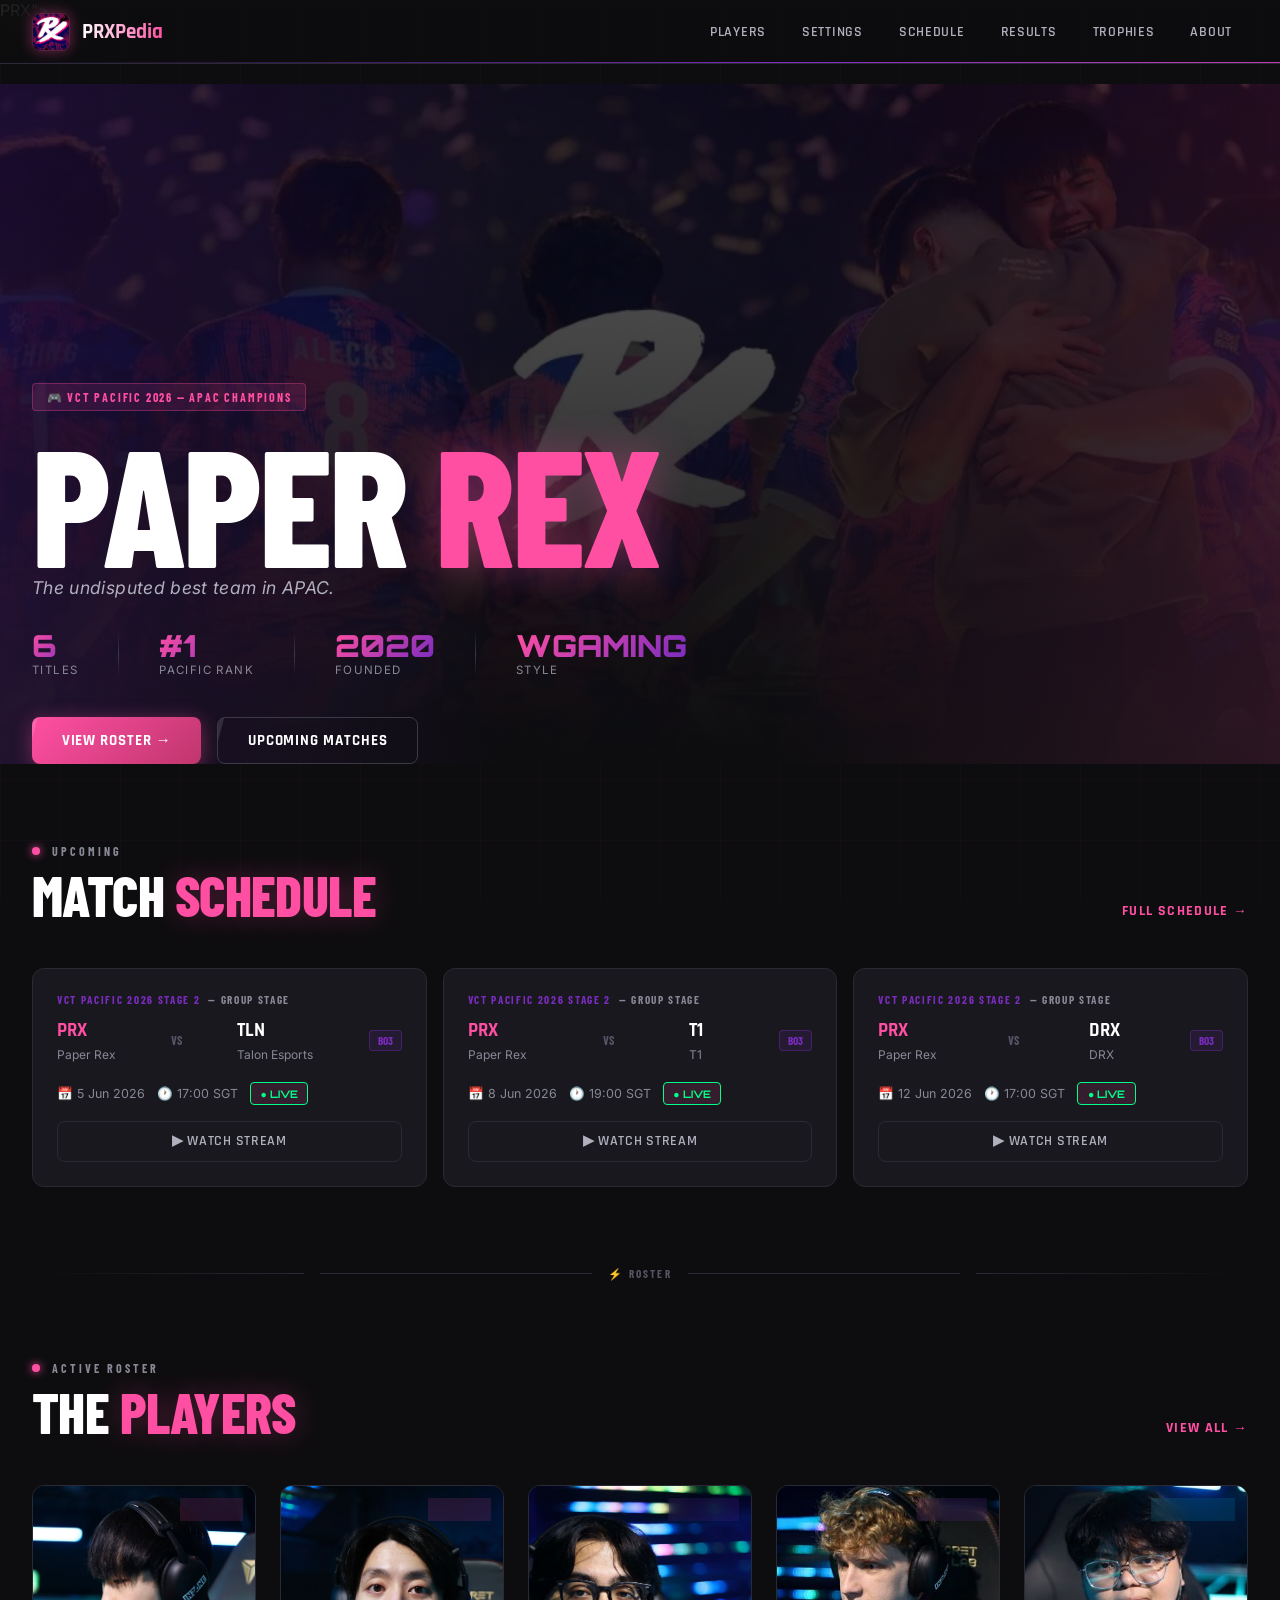
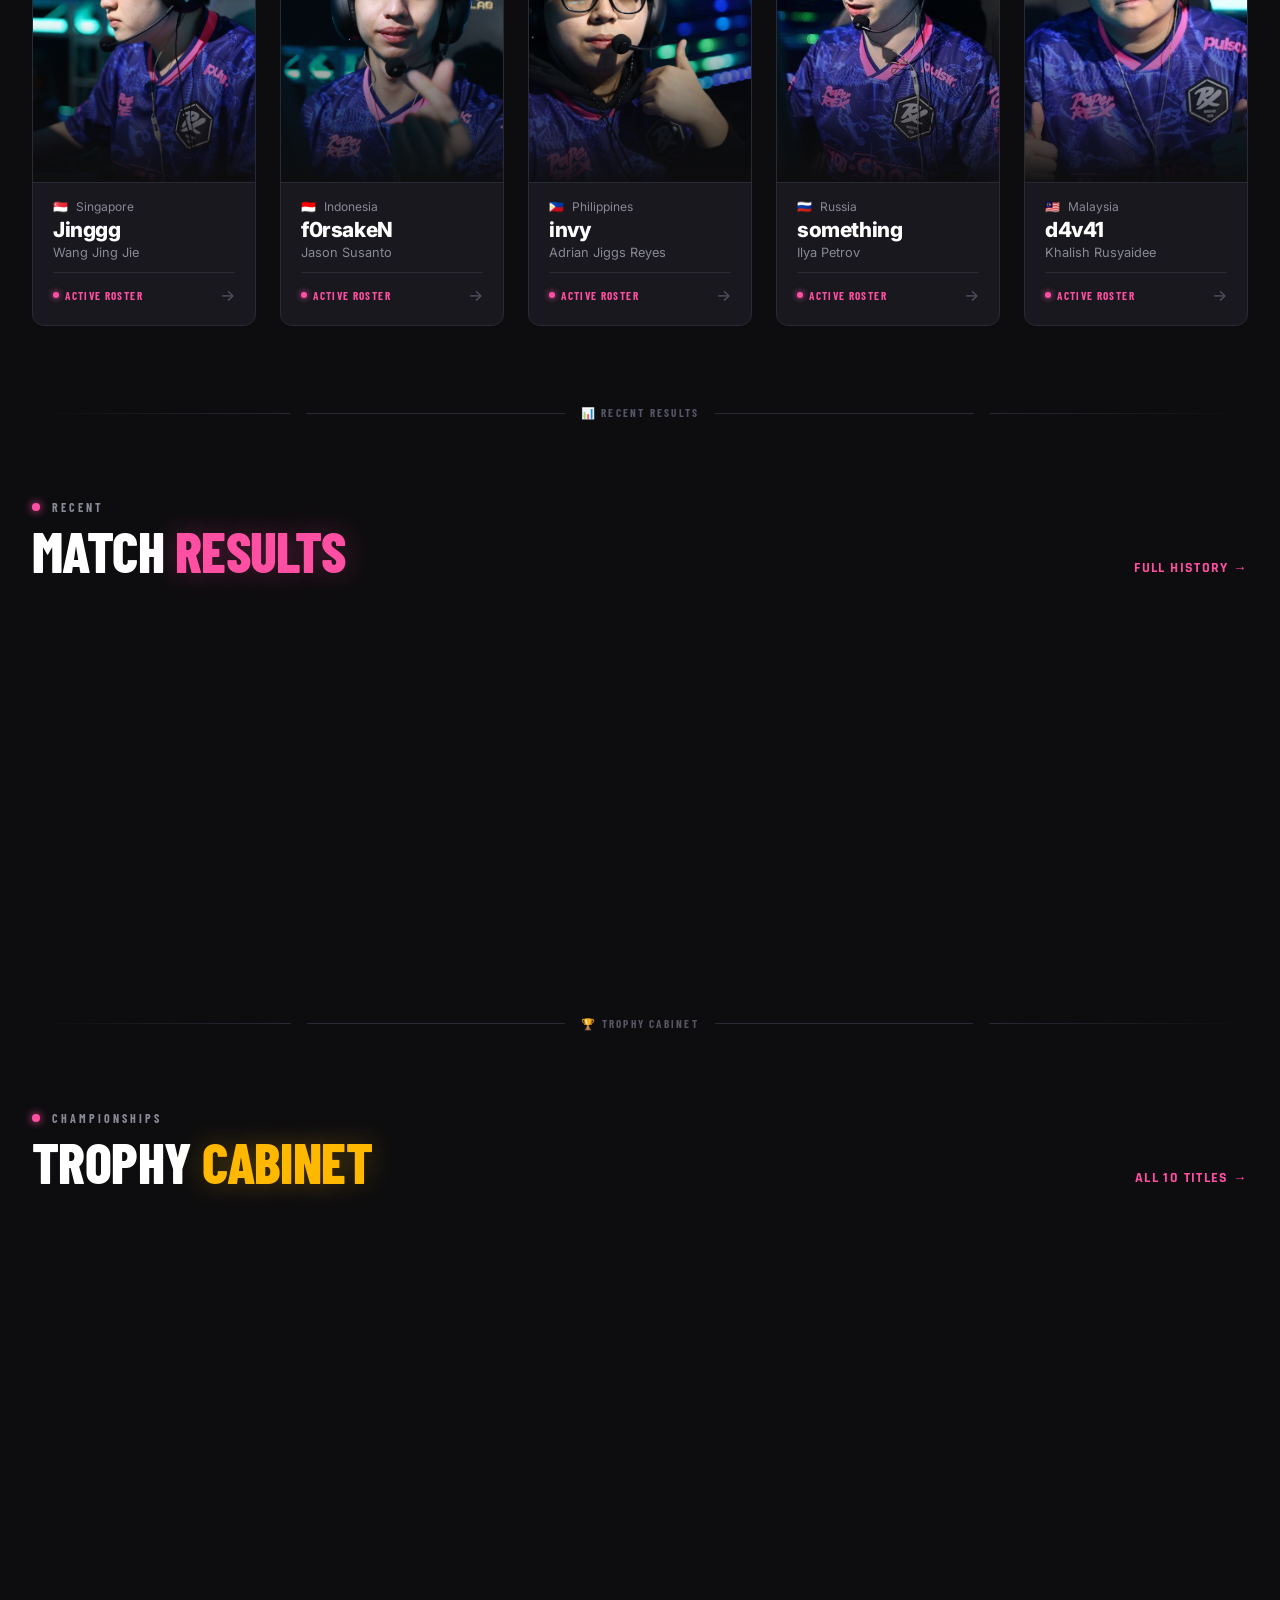
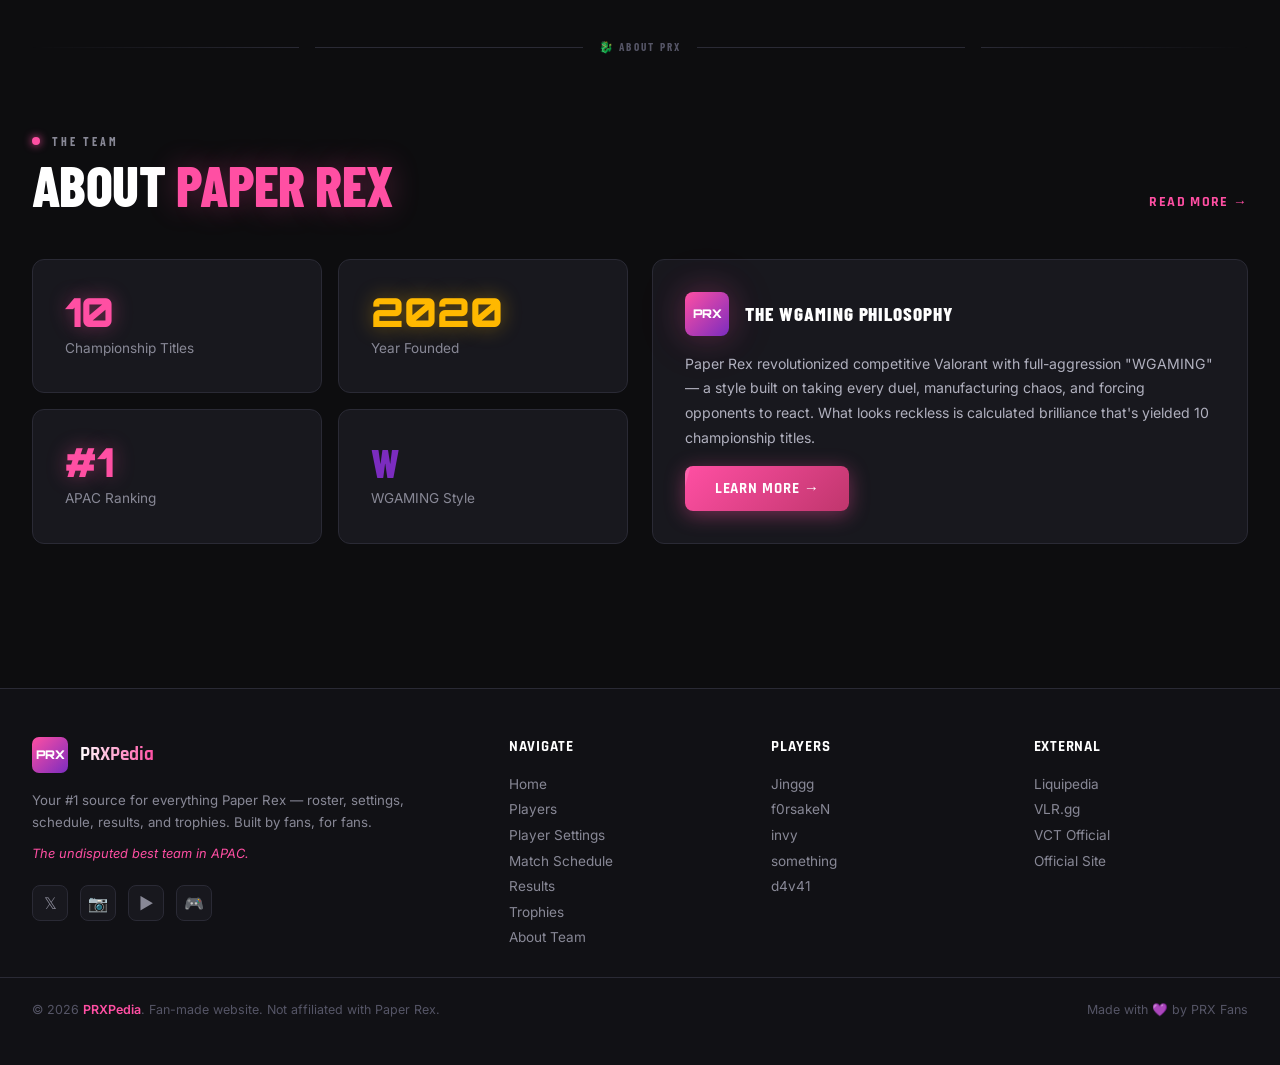
<file: index.html>
<!DOCTYPE html>
<html lang="en">
<head>
  <meta charset="UTF-8">
    <link rel="icon" type="image/jpeg" href="assets/prx-logo.jpg">
  <meta name="viewport" content="width=device-width, initial-scale=1.0">
  <meta name="description" content="PRXPedia — Your complete hub for Paper Rex Valorant team. Roster, settings, match schedule, results, and trophy cabinet all in one place.">
  <title>PRXPedia — Paper Rex Valorant Hub</title>
  <link rel="stylesheet" href="css/style.css">
  <rect width='100' height='100' rx='16' fill='url(%23g)'/><defs><linearGradient id='g' x1='0' y1='0' x2='1' y2='1'><stop offset='0' stop-color='%23FF4FA3'/><stop offset='1' stop-color='%237B2CBF'/></linearGradient></defs><text x='50' y='68' font-family='monospace' font-weight='900' font-size='38' fill='white' text-anchor='middle'>PRX</text></svg>">
</head>
<body>
  <header id="main-nav" class="navbar"></header>
  <div class="page-wrapper">

    <!-- HERO -->
    <section class="hero" id="home">
      <div class="hero-bg"></div>
      <div class="hero-overlay"></div>
      <div class="hero-overlay-side"></div>
      <div class="particles-container" id="hero-particles"></div>
      <div class="hero-content container">
        <div class="hero-tag">🎮 VCT Pacific 2026 — APAC Champions</div>
        <h1 class="hero-title" style="font-size:clamp(5rem,13vw,10.5rem);margin-bottom:0.25rem;">PAPER <span class="highlight">REX</span></h1>
        <div class="hero-slogan">The undisputed best team in APAC.</div>
        <div class="hero-stats">
          <div class="hero-stat">
            <div class="hero-stat-value">6</div>
            <div class="hero-stat-label">Titles</div>
          </div>
          <div class="hero-stat-divider"></div>
          <div class="hero-stat">
            <div class="hero-stat-value">#1</div>
            <div class="hero-stat-label">Pacific Rank</div>
          </div>
          <div class="hero-stat-divider"></div>
          <div class="hero-stat">
            <div class="hero-stat-value">2020</div>
            <div class="hero-stat-label">Founded</div>
          </div>
          <div class="hero-stat-divider"></div>
          <div class="hero-stat">
            <div class="hero-stat-value">WGAMING</div>
            <div class="hero-stat-label">Style</div>
          </div>
        </div>
        <div class="hero-actions">
          <a href="players.html" class="btn btn-primary">View Roster →</a>
          <a href="schedule.html" class="btn btn-outline">Upcoming Matches</a>
        </div>
      </div>
    </section>

    <!-- UPCOMING MATCHES -->
    <section class="section" id="schedule">
      <div class="container">
        <div class="section-header">
          <div>
            <div class="section-label">UPCOMING</div>
            <h2 class="section-title">MATCH <span class="highlight">SCHEDULE</span></h2>
          </div>
          <a href="schedule.html" class="section-link">Full Schedule →</a>
        </div>
        <div class="matches-grid" id="home-matches">
          <!-- Injected by JS -->
        </div>
      </div>
    </section>

    <div class="section-divider container">
      <div style="height:1px;flex:1;background:var(--border)"></div>
      <span>⚡ ROSTER</span>
      <div style="height:1px;flex:1;background:var(--border)"></div>
    </div>

    <!-- PLAYERS -->
    <section class="section" id="players">
      <div class="container">
        <div class="section-header">
          <div>
            <div class="section-label">ACTIVE ROSTER</div>
            <h2 class="section-title">THE <span class="highlight">PLAYERS</span></h2>
          </div>
          <a href="players.html" class="section-link">View All →</a>
        </div>
        <div class="players-grid" id="home-players">
          <!-- Injected by JS -->
        </div>
      </div>
    </section>

    <div class="section-divider container">
      <div style="height:1px;flex:1;background:var(--border)"></div>
      <span>📊 RECENT RESULTS</span>
      <div style="height:1px;flex:1;background:var(--border)"></div>
    </div>

    <!-- RESULTS -->
    <section class="section" id="results">
      <div class="container">
        <div class="section-header">
          <div>
            <div class="section-label">RECENT</div>
            <h2 class="section-title">MATCH <span class="highlight">RESULTS</span></h2>
          </div>
          <a href="results.html" class="section-link">Full History →</a>
        </div>
        <div class="results-list" id="home-results">
          <!-- Injected by JS -->
        </div>
      </div>
    </section>

    <div class="section-divider container">
      <div style="height:1px;flex:1;background:var(--border)"></div>
      <span>🏆 TROPHY CABINET</span>
      <div style="height:1px;flex:1;background:var(--border)"></div>
    </div>

    <!-- TROPHIES -->
    <section class="section" id="trophies">
      <div class="container">
        <div class="section-header">
          <div>
            <div class="section-label">CHAMPIONSHIPS</div>
            <h2 class="section-title">TROPHY <span class="highlight-gold">CABINET</span></h2>
          </div>
          <a href="trophies.html" class="section-link">All 10 Titles →</a>
        </div>
        <div class="trophies-grid" id="home-trophies">
          <!-- Injected by JS -->
        </div>
      </div>
    </section>

    <div class="section-divider container">
      <div style="height:1px;flex:1;background:var(--border)"></div>
      <span>🐉 ABOUT PRX</span>
      <div style="height:1px;flex:1;background:var(--border)"></div>
    </div>

    <!-- ABOUT PREVIEW -->
    <section class="section" id="about">
      <div class="container">
        <div class="section-header">
          <div>
            <div class="section-label">THE TEAM</div>
            <h2 class="section-title">ABOUT <span class="highlight">PAPER REX</span></h2>
          </div>
          <a href="about.html" class="section-link">Read More →</a>
        </div>
        <div style="display:grid;grid-template-columns:1fr 1fr;gap:1.5rem;">
          <div style="display:grid;grid-template-columns:1fr 1fr;gap:1rem;">
            <div class="about-stat-card">
              <div class="about-stat-value pink">10</div>
              <div class="about-stat-label">Championship Titles</div>
            </div>
            <div class="about-stat-card">
              <div class="about-stat-value gold">2020</div>
              <div class="about-stat-label">Year Founded</div>
            </div>
            <div class="about-stat-card">
              <div class="about-stat-value pink">#1</div>
              <div class="about-stat-label">APAC Ranking</div>
            </div>
            <div class="about-stat-card">
              <div class="about-stat-value" style="font-family:'Barlow Condensed',sans-serif;font-size:2.5rem;font-weight:800;color:var(--purple);">W</div>
              <div class="about-stat-label">WGAMING Style</div>
            </div>
          </div>
          <div class="about-philosophy-card">
            <div class="about-philosophy-header">
              <div class="prx-logo-small">PRX</div>
              <div class="about-philosophy-title">THE WGAMING PHILOSOPHY</div>
            </div>
            <p class="about-philosophy-desc">Paper Rex revolutionized competitive Valorant with full-aggression "WGAMING" — a style built on taking every duel, manufacturing chaos, and forcing opponents to react. What looks reckless is calculated brilliance that's yielded 10 championship titles.</p>
            <a href="about.html" class="btn btn-primary" style="align-self:flex-start;">Learn More →</a>
          </div>
        </div>
      </div>
    </section>

  </div>
  <footer id="main-footer"></footer>
  <script src="js/data.js"></script>
  <script src="js/main.js"></script>
</body>
</html>
</file>
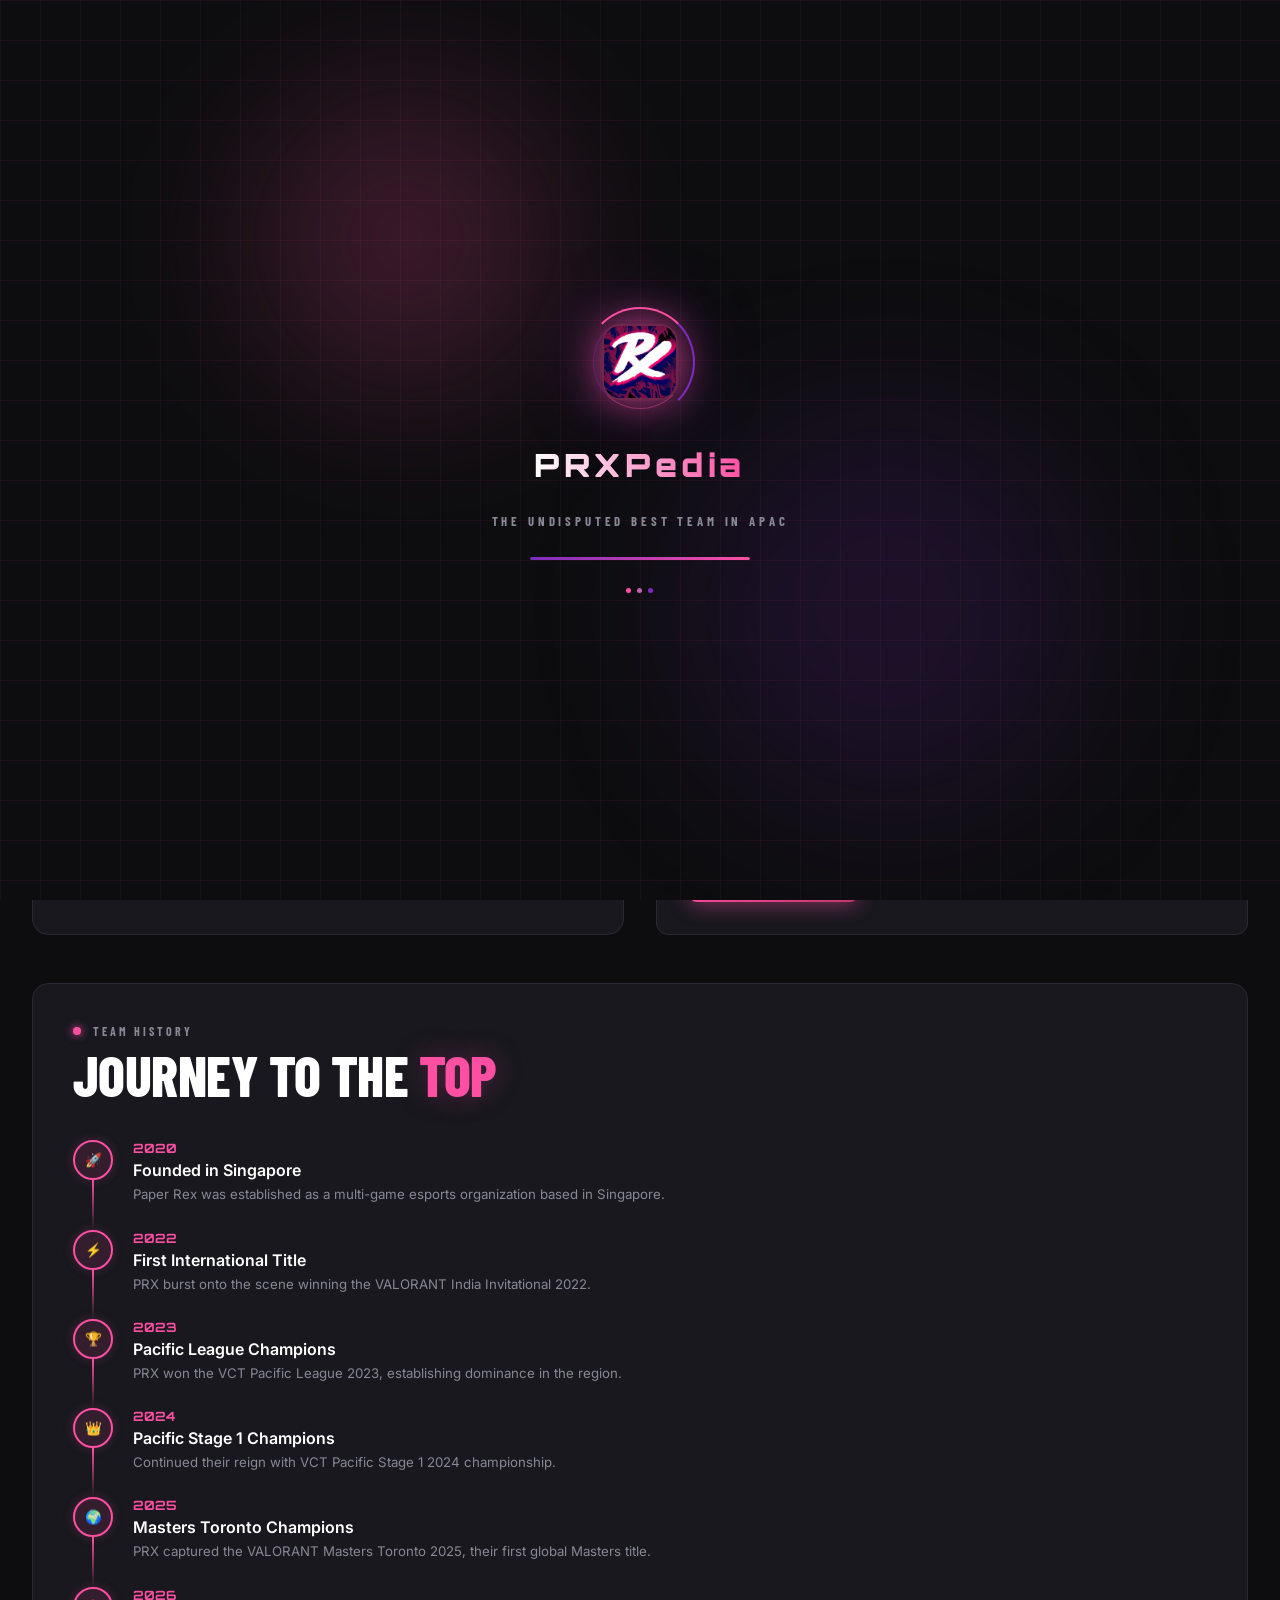
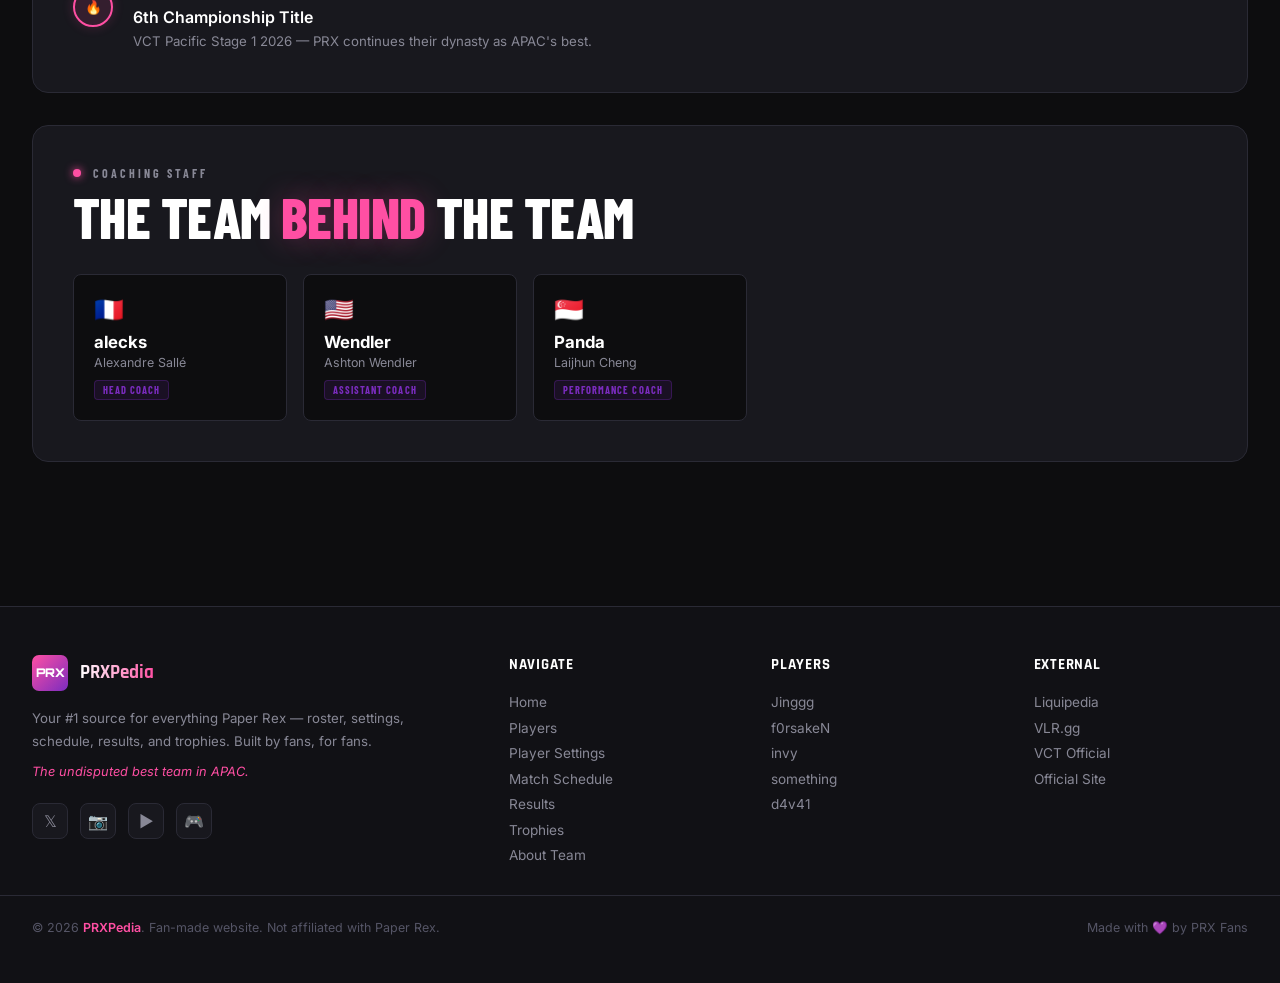
<file: about.html>
<!DOCTYPE html>
<html lang="en">
<head>
  <meta charset="UTF-8">
    <link rel="icon" type="image/jpeg" href="assets/prx-logo.jpg">
  <meta name="viewport" content="width=device-width, initial-scale=1.0">
  <meta name="description" content="About Paper Rex — the Singaporean Valorant esports organization, team history, WGAMING philosophy, and coaching staff.">
  <title>About Team — PRXPedia</title>
  <link rel="stylesheet" href="css/style.css">
  <rect width='100' height='100' rx='16' fill='url(%23g)'/><defs><linearGradient id='g' x1='0' y1='0' x2='1' y2='1'><stop offset='0' stop-color='%23FF4FA3'/><stop offset='1' stop-color='%237B2CBF'/></linearGradient></defs><text x='50' y='68' font-family='monospace' font-weight='900' font-size='38' fill='white' text-anchor='middle'>PRX</text></svg>">
</head>
<body>
  <header id="main-nav" class="navbar"></header>
  <div class="page-wrapper">
    <div class="page-hero">
      <div class="container">
        <div class="section-label">THE TEAM</div>
        <h1 class="page-hero-title">ABOUT <span class="highlight">PAPER REX</span></h1>
        <p class="page-hero-sub">The story behind one of Valorant's most exciting teams — from humble beginnings to APAC dominance and global recognition.</p>
      </div>
    </div>
    <section class="section">
      <div class="container">
        <div id="about-content">
          <!-- Injected by JS -->
        </div>
      </div>
    </section>
  </div>
  <footer id="main-footer"></footer>
  <script src="js/data.js"></script>
  <script src="js/main.js"></script>
</body>
</html>
</file>
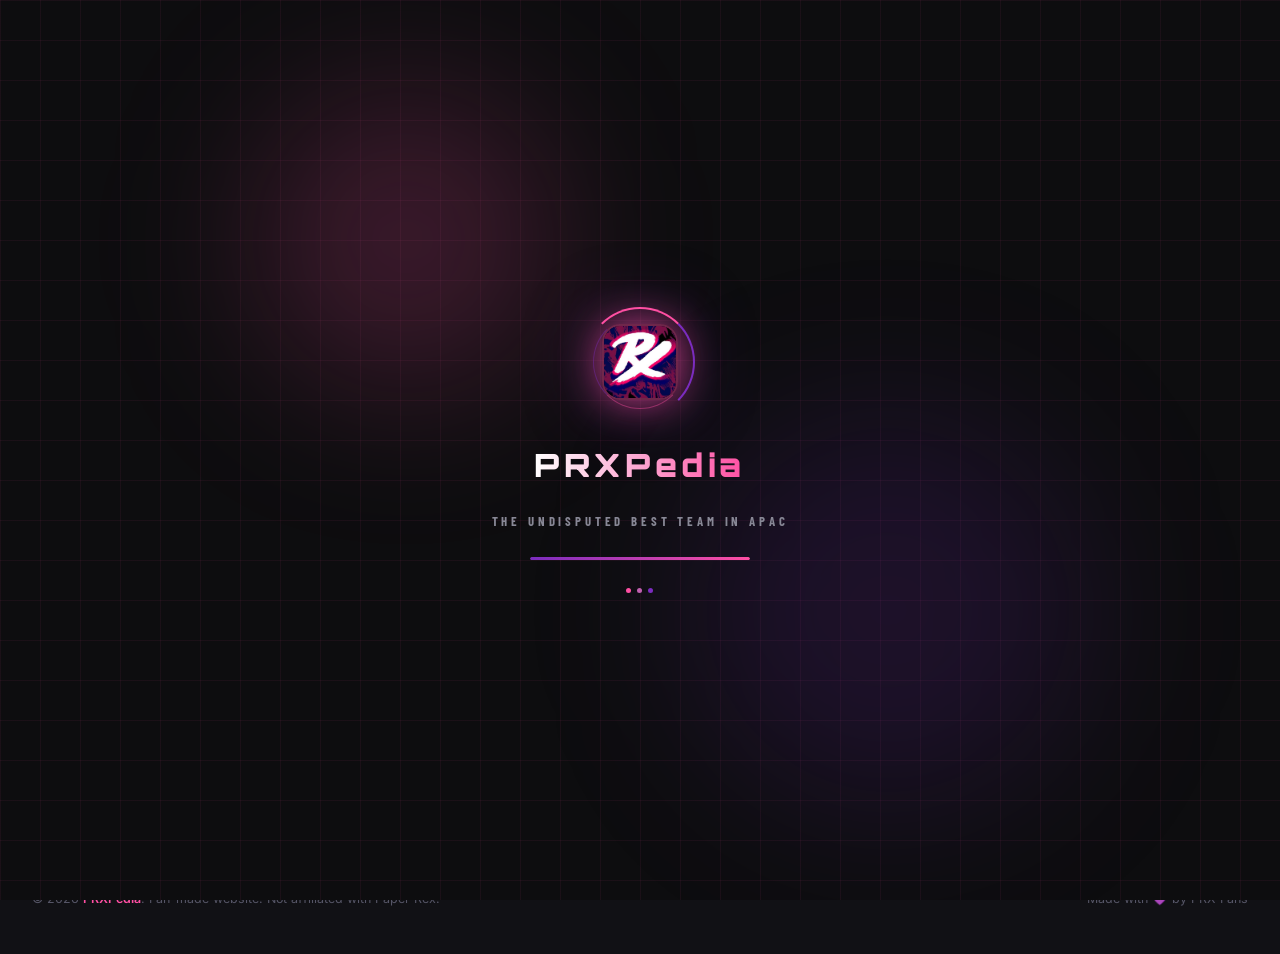
<file: player.html>
<!DOCTYPE html>
<html lang="en">
<head>
  <meta charset="UTF-8">
    <link rel="icon" type="image/jpeg" href="assets/prx-logo.jpg">
  <meta name="viewport" content="width=device-width, initial-scale=1.0">
  <meta name="description" content="Paper Rex player profile — Valorant settings, crosshair code, video settings, and gaming gear.">
  <title>Player Profile — PRXPedia</title>
  <link rel="stylesheet" href="css/style.css">
  <rect width='100' height='100' rx='16' fill='url(%23g)'/><defs><linearGradient id='g' x1='0' y1='0' x2='1' y2='1'><stop offset='0' stop-color='%23FF4FA3'/><stop offset='1' stop-color='%237B2CBF'/></linearGradient></defs><text x='50' y='68' font-family='monospace' font-weight='900' font-size='38' fill='white' text-anchor='middle'>PRX</text></svg>">
</head>
<body>
  <header id="main-nav" class="navbar"></header>
  <div class="page-wrapper">
    <section class="section">
      <div class="container">
        <div id="player-detail-content">
          <!-- Injected by JS -->
        </div>
      </div>
    </section>
  </div>
  <footer id="main-footer"></footer>
  <script src="js/data.js"></script>
  <script src="js/main.js"></script>
</body>
</html>
</file>
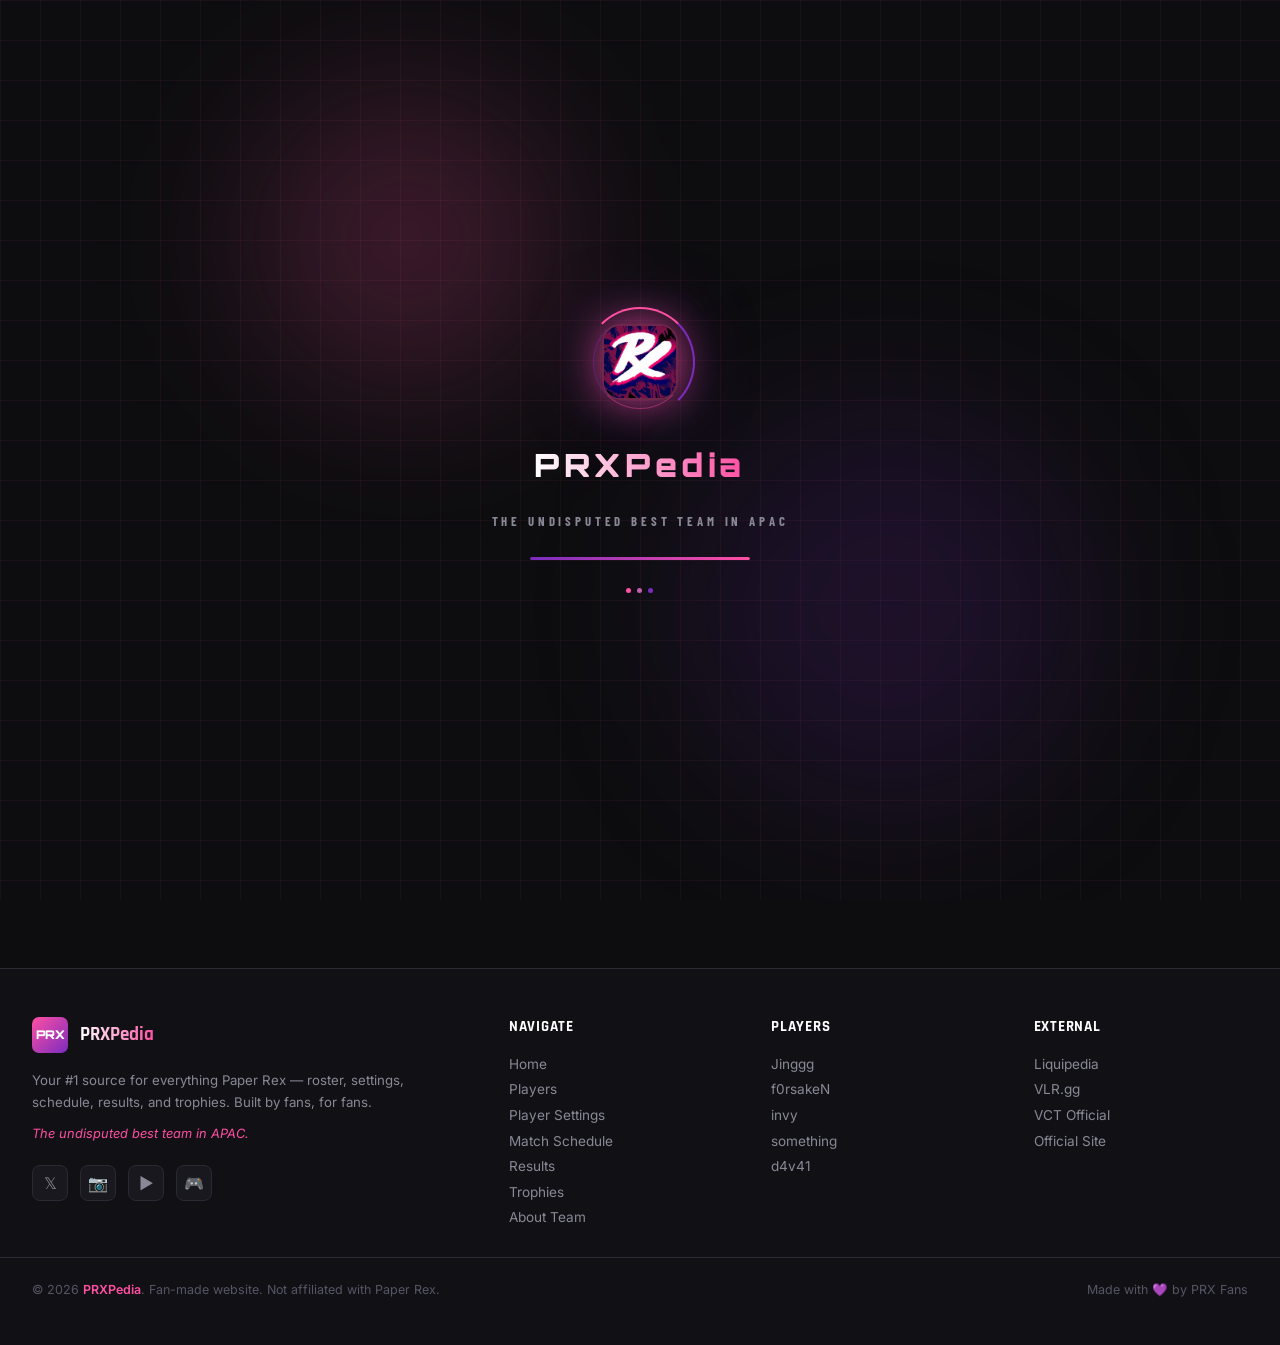
<file: players.html>
<!DOCTYPE html>
<html lang="en">
<head>
  <meta charset="UTF-8">
    <link rel="icon" type="image/jpeg" href="assets/prx-logo.jpg">
  <meta name="viewport" content="width=device-width, initial-scale=1.0">
  <meta name="description" content="Paper Rex Valorant roster — meet the players: Jinggg, something, f0rsakeN, d4v41, and mindfreak.">
  <title>Players — PRXPedia</title>
  <link rel="stylesheet" href="css/style.css">
  <rect width='100' height='100' rx='16' fill='url(%23g)'/><defs><linearGradient id='g' x1='0' y1='0' x2='1' y2='1'><stop offset='0' stop-color='%23FF4FA3'/><stop offset='1' stop-color='%237B2CBF'/></linearGradient></defs><text x='50' y='68' font-family='monospace' font-weight='900' font-size='38' fill='white' text-anchor='middle'>PRX</text></svg>">
</head>
<body>
  <header id="main-nav" class="navbar"></header>
  <div class="page-wrapper">
    <div class="page-hero">
      <div class="container">
        <div class="section-label">ACTIVE ROSTER</div>
        <h1 class="page-hero-title">THE <span class="highlight">PLAYERS</span></h1>
        <p class="page-hero-sub">Meet the five athletes behind Paper Rex's legendary WGAMING playstyle. Click any player to view their full profile, settings, and gear.</p>
      </div>
    </div>
    <section class="section">
      <div class="container">
        <div class="players-grid" id="players-content">
          <!-- Injected by JS -->
        </div>
      </div>
    </section>
  </div>
  <footer id="main-footer"></footer>
  <script src="js/data.js"></script>
  <script src="js/main.js"></script>
</body>
</html>
</file>
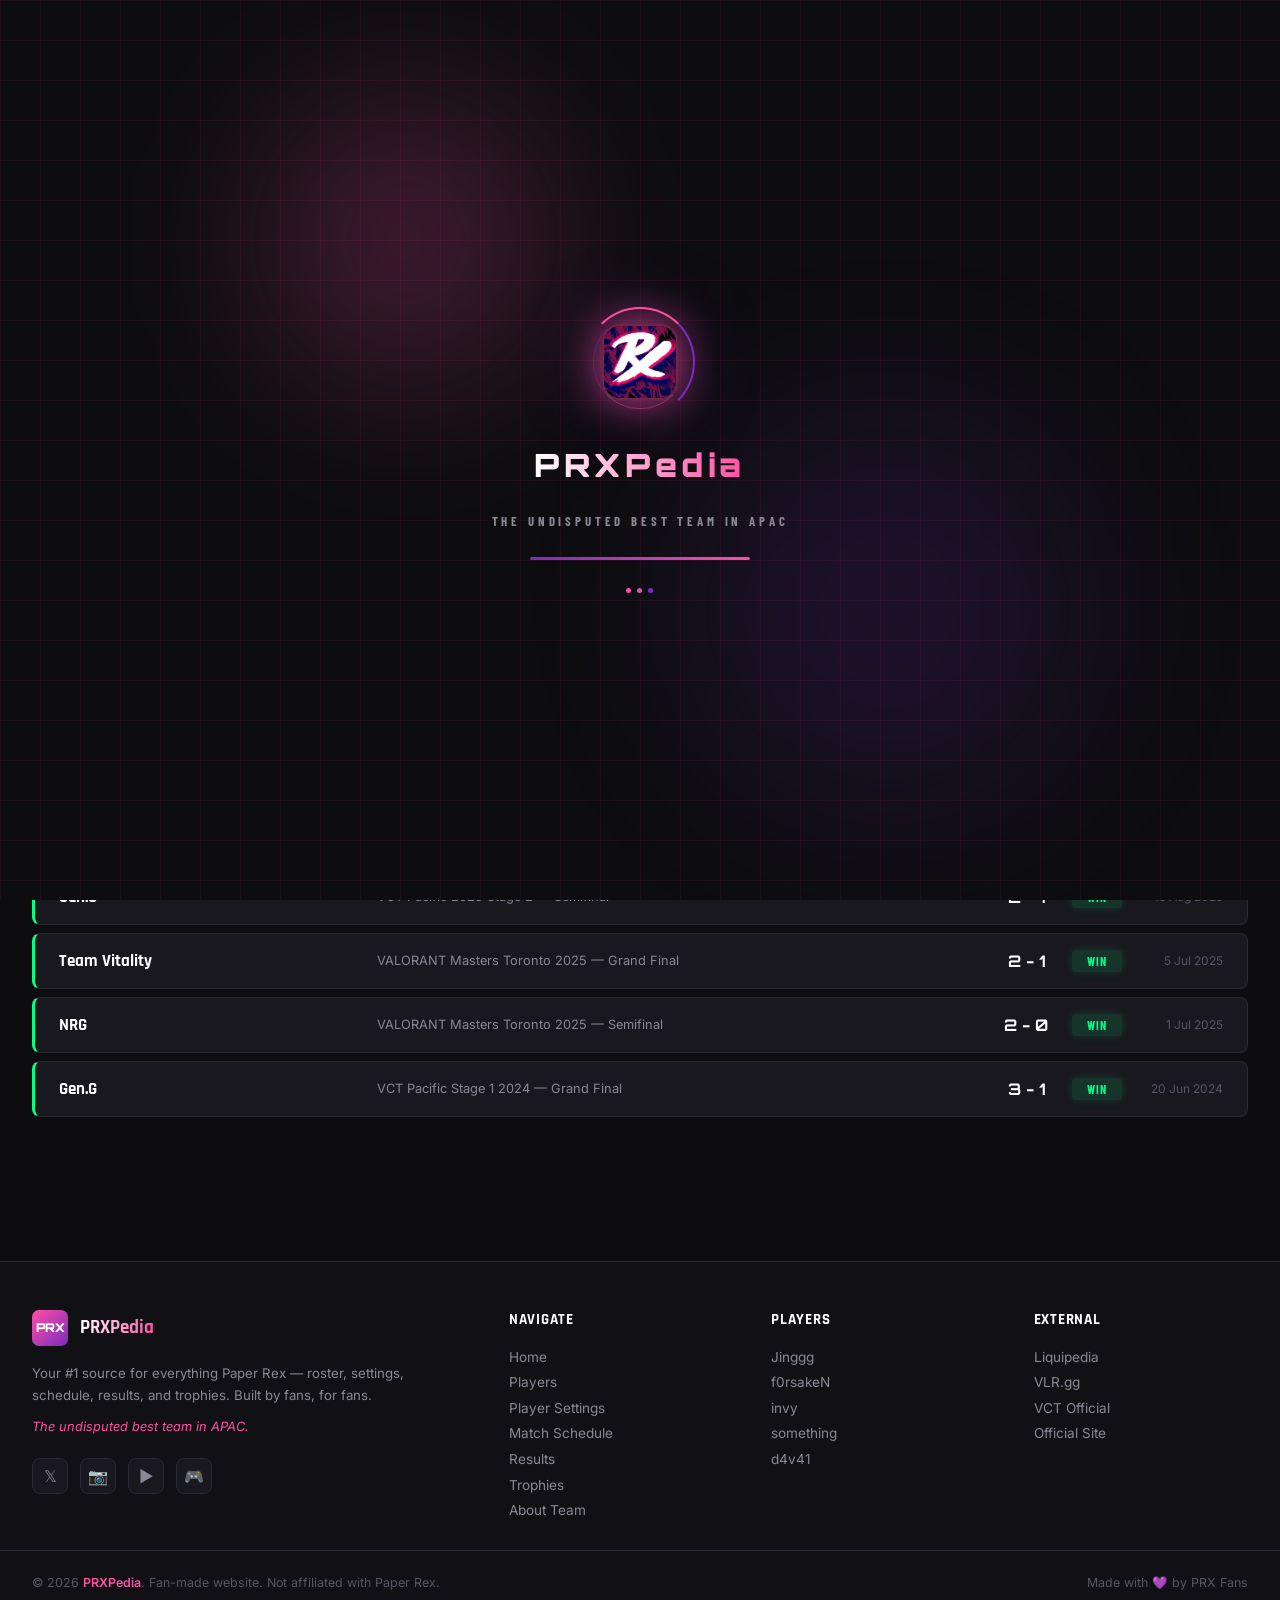
<file: results.html>
<!DOCTYPE html>
<html lang="en">
<head>
  <meta charset="UTF-8">
    <link rel="icon" type="image/jpeg" href="assets/prx-logo.jpg">
  <meta name="viewport" content="width=device-width, initial-scale=1.0">
  <meta name="description" content="Paper Rex match results history — wins, losses, scores across all VCT tournaments.">
  <title>Match Results — PRXPedia</title>
  <link rel="stylesheet" href="css/style.css">
  <rect width='100' height='100' rx='16' fill='url(%23g)'/><defs><linearGradient id='g' x1='0' y1='0' x2='1' y2='1'><stop offset='0' stop-color='%23FF4FA3'/><stop offset='1' stop-color='%237B2CBF'/></linearGradient></defs><text x='50' y='68' font-family='monospace' font-weight='900' font-size='38' fill='white' text-anchor='middle'>PRX</text></svg>">
</head>
<body>
  <header id="main-nav" class="navbar"></header>
  <div class="page-wrapper">
    <div class="page-hero">
      <div class="container">
        <div class="section-label">MATCH HISTORY</div>
        <h1 class="page-hero-title">MATCH <span class="highlight">RESULTS</span></h1>
        <p class="page-hero-sub">Complete history of Paper Rex match results across all VCT events and tournaments.</p>
      </div>
    </div>
    <section class="section">
      <div class="container">
        <div id="results-content">
          <!-- Injected by JS -->
        </div>
      </div>
    </section>
  </div>
  <footer id="main-footer"></footer>
  <script src="js/data.js"></script>
  <script src="js/main.js"></script>
</body>
</html>
</file>
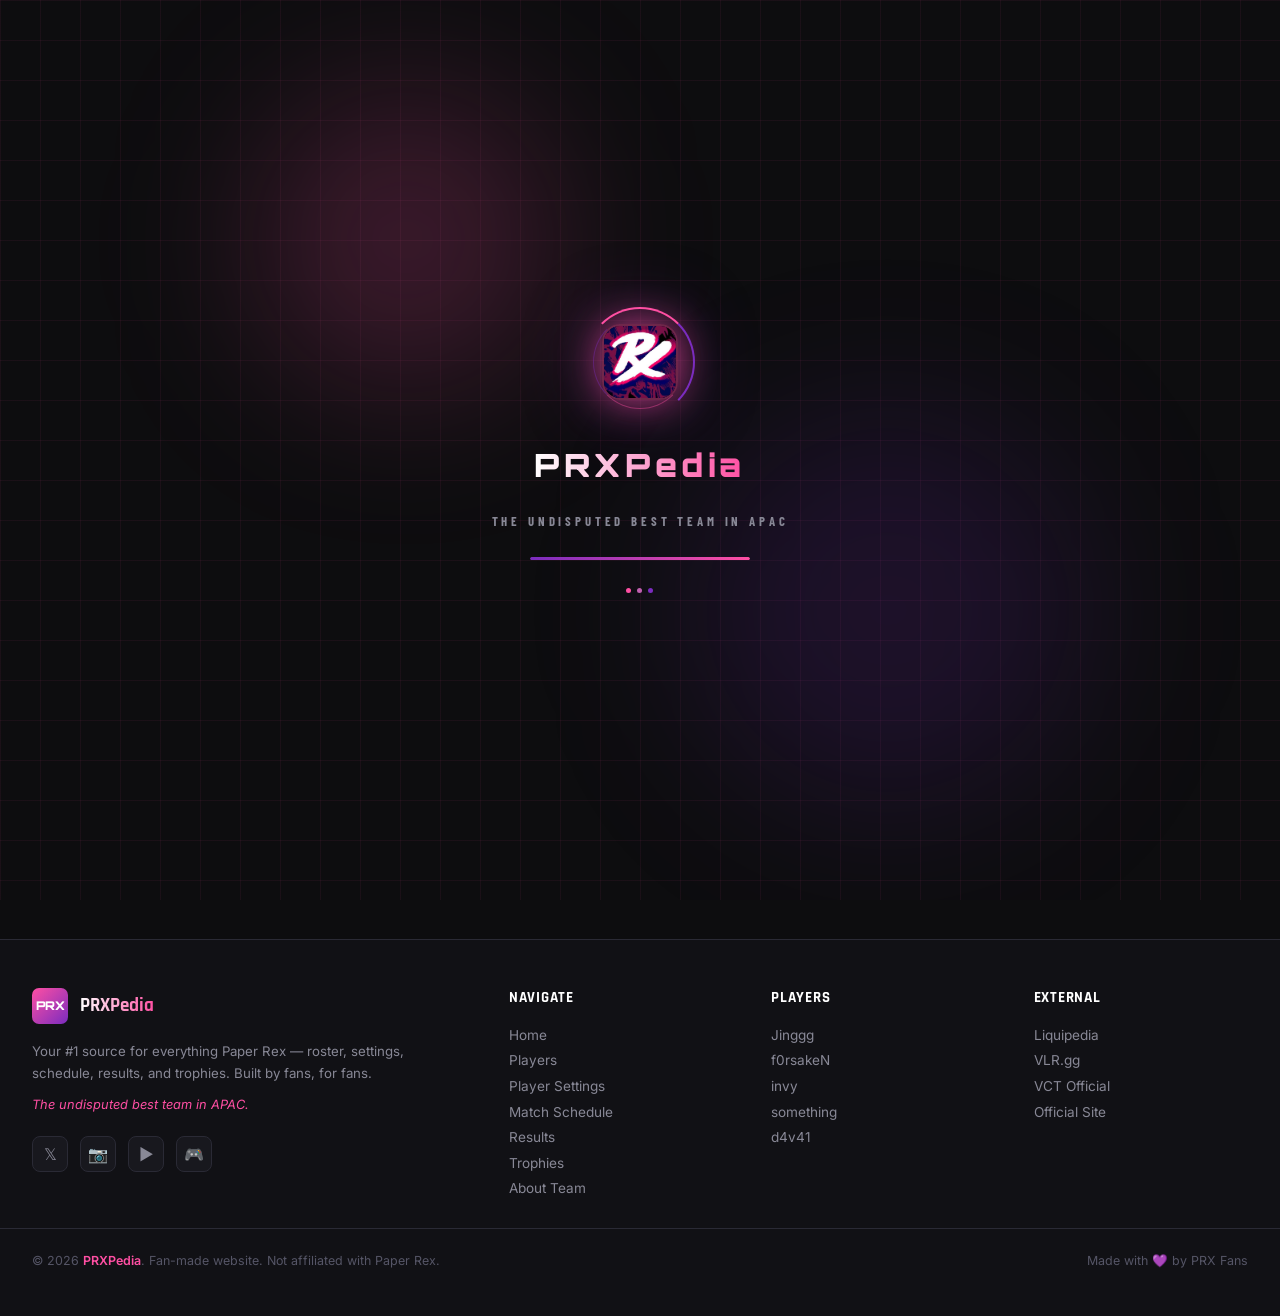
<file: schedule.html>
<!DOCTYPE html>
<html lang="en">
<head>
  <meta charset="UTF-8">
    <link rel="icon" type="image/jpeg" href="assets/prx-logo.jpg">
  <meta name="viewport" content="width=device-width, initial-scale=1.0">
  <meta name="description" content="Paper Rex upcoming match schedule — VCT Pacific 2026 fixtures, dates, times, and stream links.">
  <title>Match Schedule — PRXPedia</title>
  <link rel="stylesheet" href="css/style.css">
  <rect width='100' height='100' rx='16' fill='url(%23g)'/><defs><linearGradient id='g' x1='0' y1='0' x2='1' y2='1'><stop offset='0' stop-color='%23FF4FA3'/><stop offset='1' stop-color='%237B2CBF'/></linearGradient></defs><text x='50' y='68' font-family='monospace' font-weight='900' font-size='38' fill='white' text-anchor='middle'>PRX</text></svg>">
</head>
<body>
  <header id="main-nav" class="navbar"></header>
  <div class="page-wrapper">
    <div class="page-hero">
      <div class="container">
        <div class="section-label">UPCOMING</div>
        <h1 class="page-hero-title">MATCH <span class="highlight">SCHEDULE</span></h1>
        <p class="page-hero-sub">Upcoming Paper Rex fixtures in VCT Pacific 2026. All times listed in Singapore Time (SGT, UTC+8).</p>
      </div>
    </div>
    <section class="section">
      <div class="container">
        <div style="background:var(--bg-card);border:1px solid var(--border);border-radius:var(--radius-xl);overflow:hidden;">
          <div id="schedule-content">
            <!-- Injected by JS -->
          </div>
        </div>
      </div>
    </section>
  </div>
  <footer id="main-footer"></footer>
  <script src="js/data.js"></script>
  <script src="js/main.js"></script>
</body>
</html>
</file>
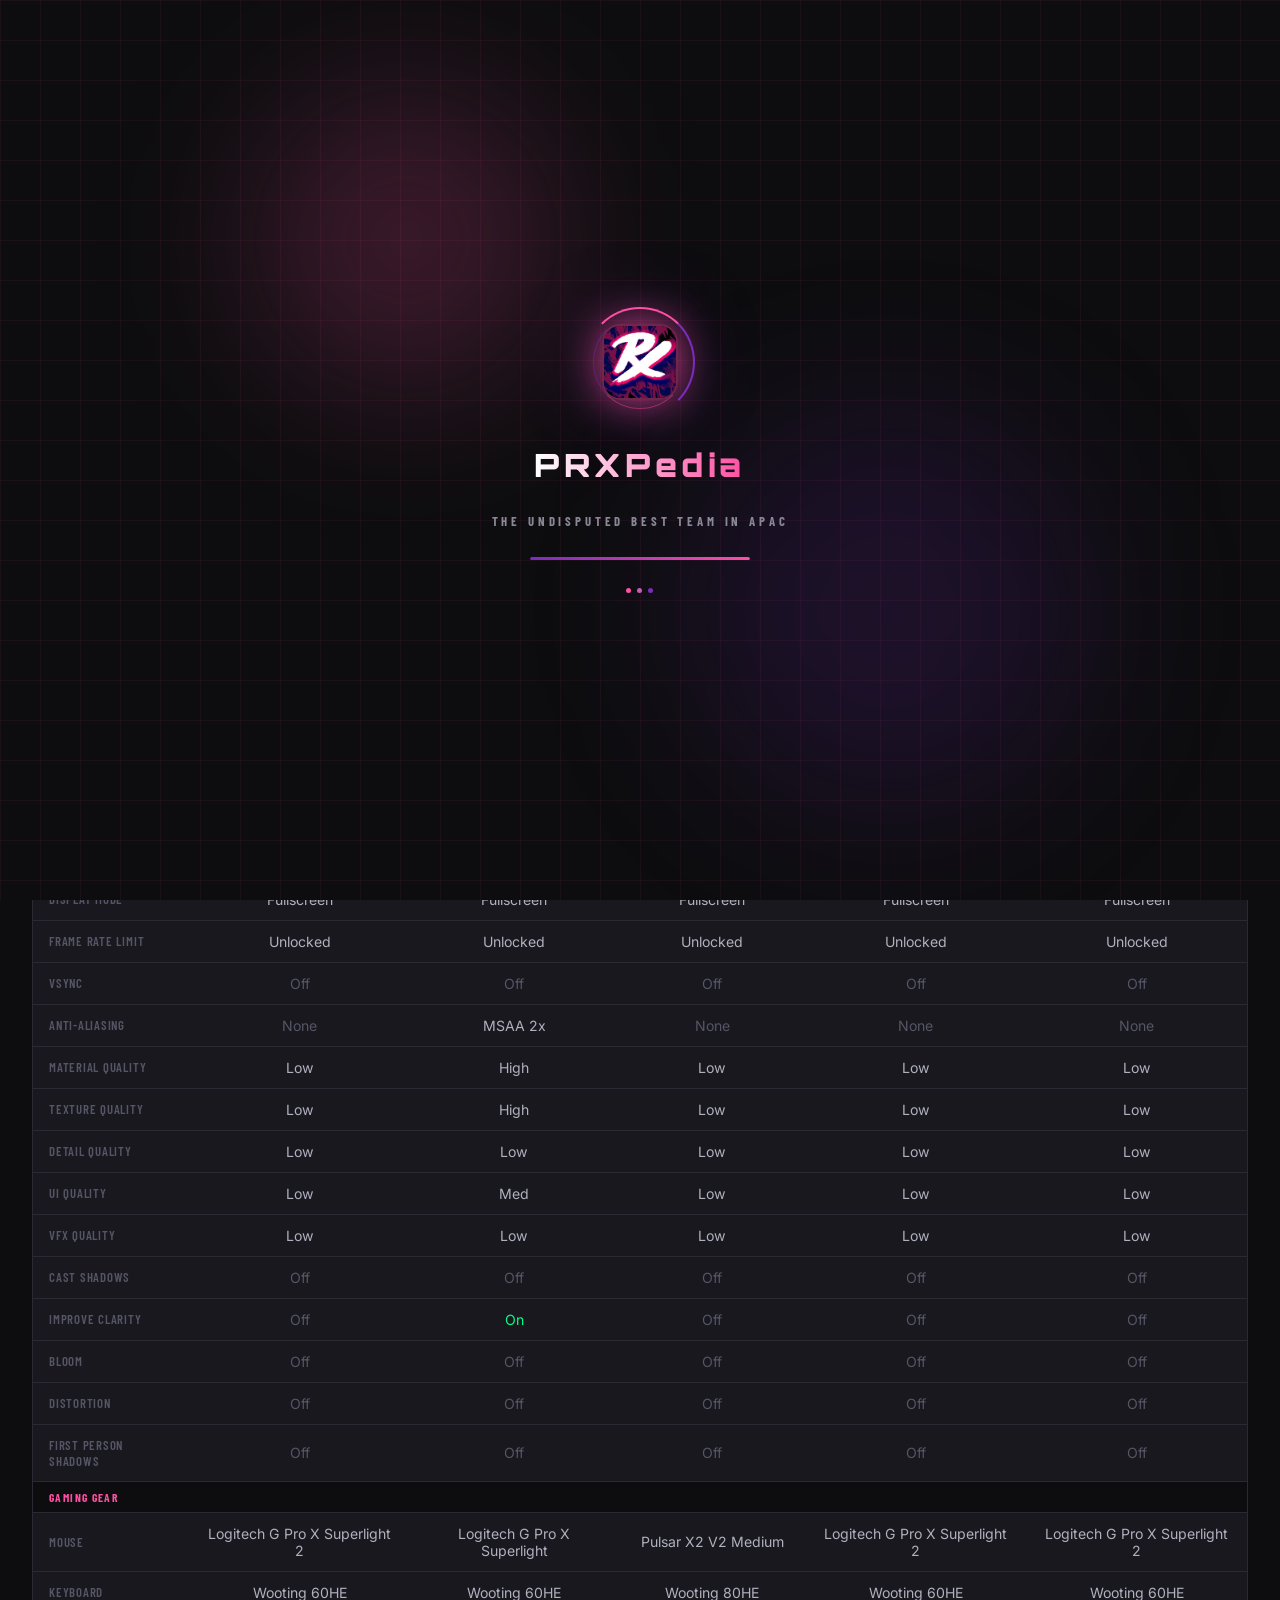
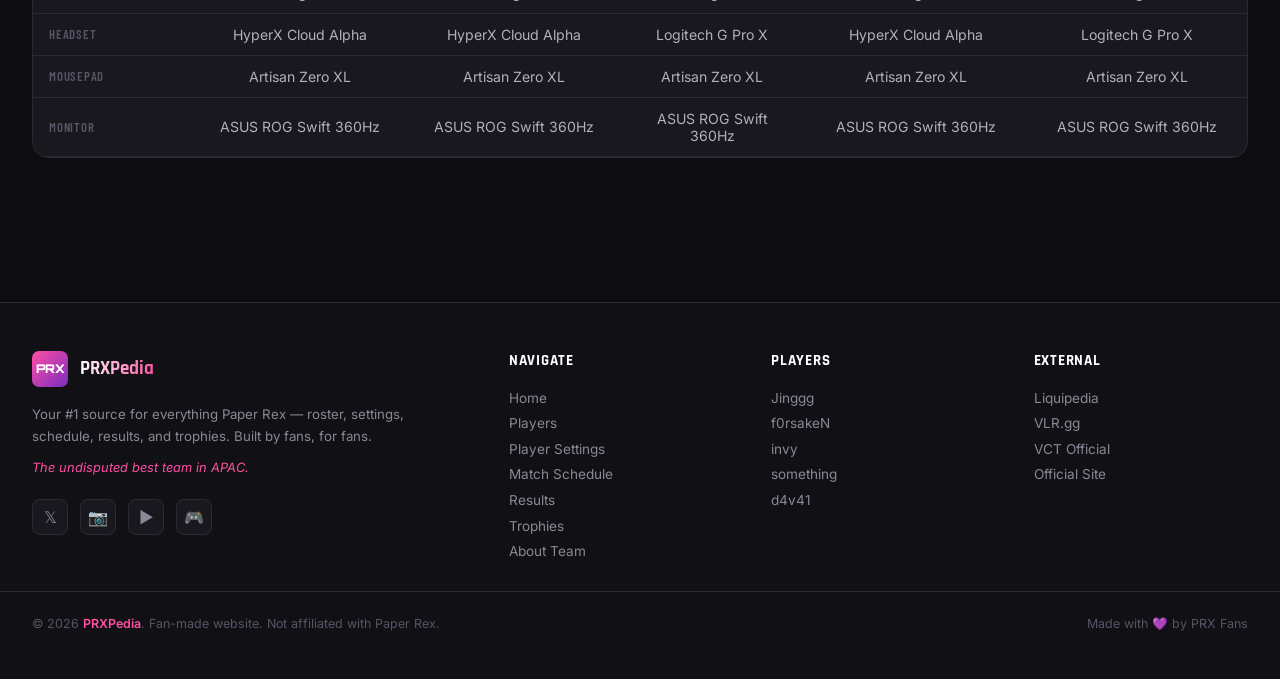
<file: settings.html>
<!DOCTYPE html>
<html lang="en">
<head>
  <meta charset="UTF-8">
    <link rel="icon" type="image/jpeg" href="assets/prx-logo.jpg">
  <meta name="viewport" content="width=device-width, initial-scale=1.0">
  <meta name="description" content="Paper Rex player settings comparison — sensitivity, DPI, eDPI, crosshair codes, video settings, and gaming gear for all PRX players.">
  <title>Player Settings — PRXPedia</title>
  <link rel="stylesheet" href="css/style.css">
  <rect width='100' height='100' rx='16' fill='url(%23g)'/><defs><linearGradient id='g' x1='0' y1='0' x2='1' y2='1'><stop offset='0' stop-color='%23FF4FA3'/><stop offset='1' stop-color='%237B2CBF'/></linearGradient></defs><text x='50' y='68' font-family='monospace' font-weight='900' font-size='38' fill='white' text-anchor='middle'>PRX</text></svg>">
</head>
<body>
  <header id="main-nav" class="navbar"></header>
  <div class="page-wrapper">
    <div class="page-hero">
      <div class="container">
        <div class="section-label">PLAYER SETTINGS</div>
        <h1 class="page-hero-title">SETTINGS <span class="highlight">COMPARISON</span></h1>
        <p class="page-hero-sub">Compare sensitivity, DPI, video settings, and gaming gear across all PRX players. Click a player's name to view their full profile.</p>
      </div>
    </div>
    <section class="section">
      <div class="container">
        <div style="background:var(--bg-card);border:1px solid var(--border);border-radius:var(--radius-xl);overflow:hidden;">
          <div id="settings-content">
            <!-- Injected by JS -->
          </div>
        </div>
      </div>
    </section>
  </div>
  <footer id="main-footer"></footer>
  <script src="js/data.js"></script>
  <script src="js/main.js"></script>
</body>
</html>
</file>
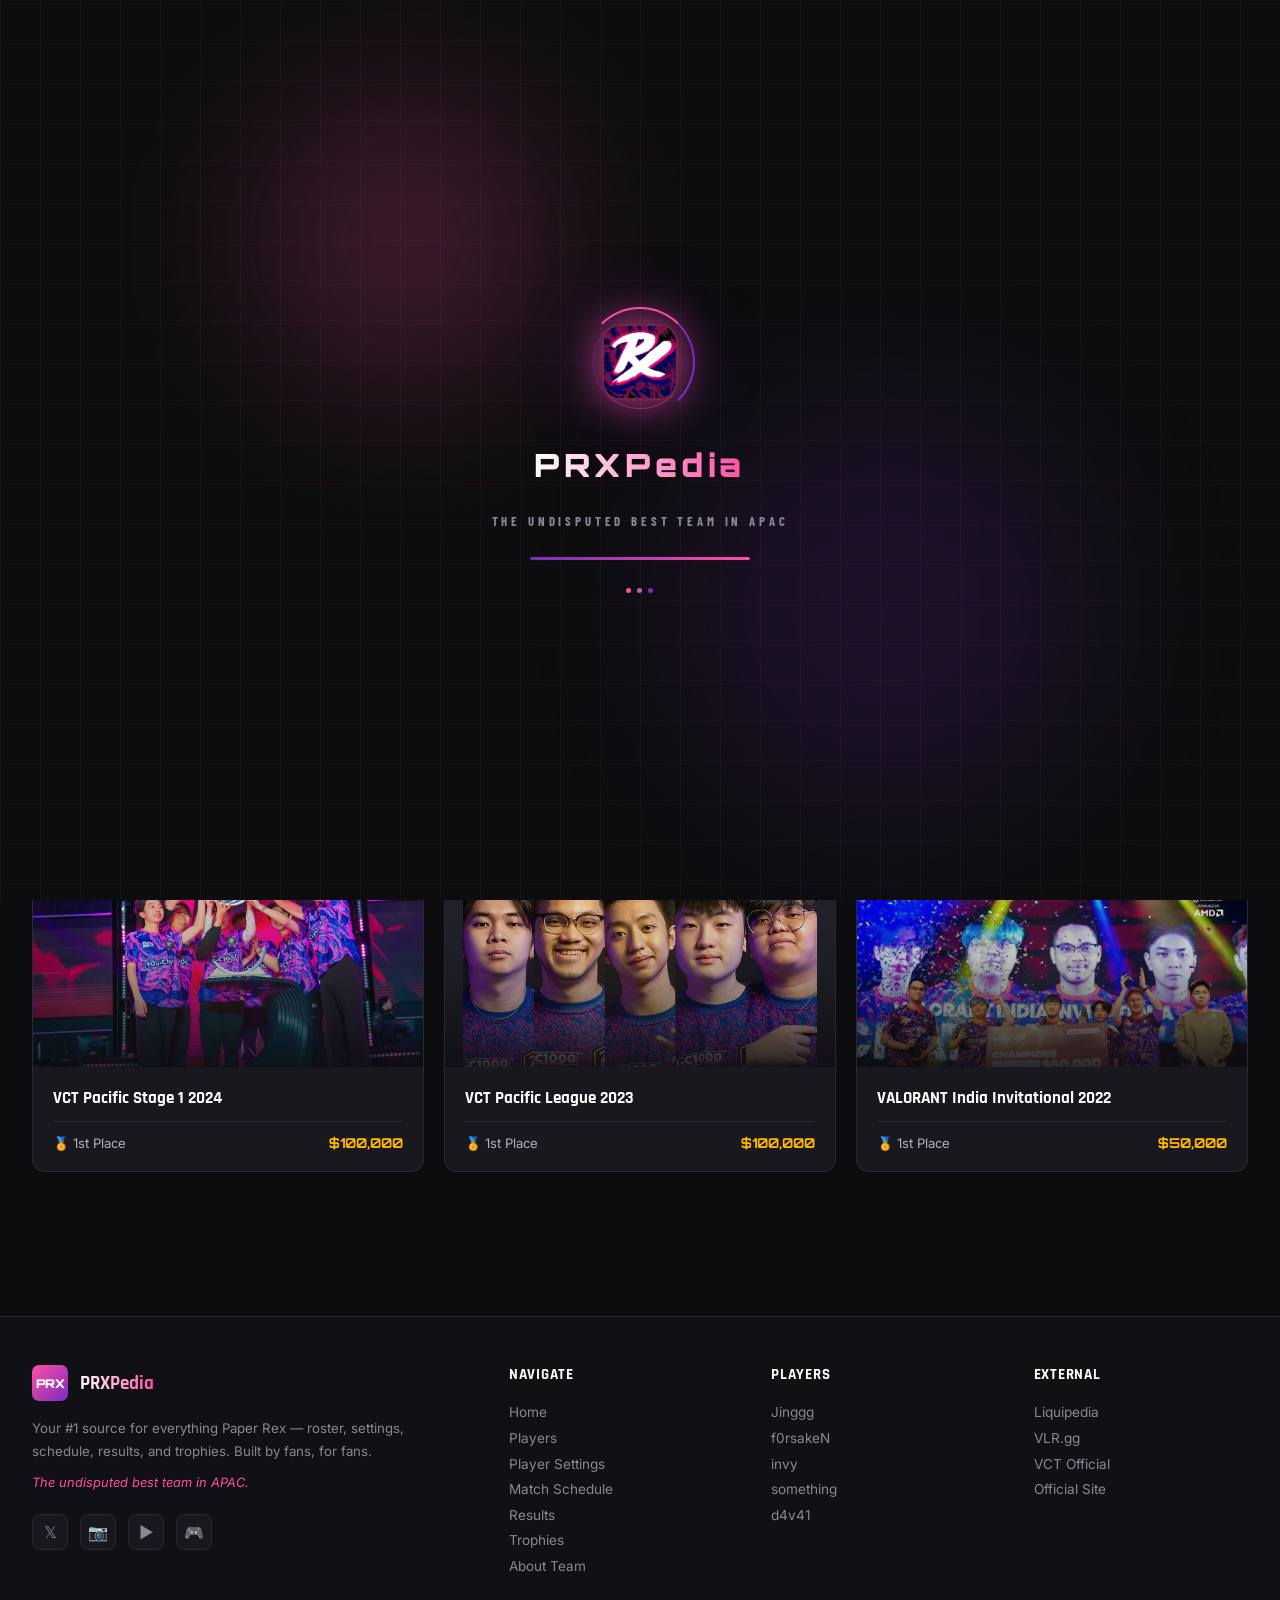
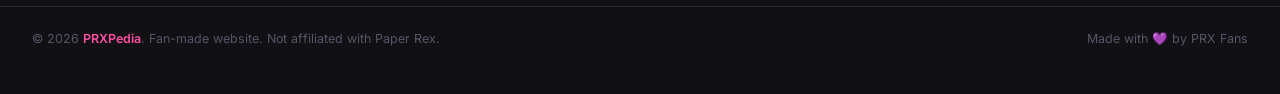
<file: trophies.html>
<!DOCTYPE html>
<html lang="en">
<head>
  <meta charset="UTF-8">
    <link rel="icon" type="image/jpeg" href="assets/prx-logo.jpg">
  <meta name="viewport" content="width=device-width, initial-scale=1.0">
  <meta name="description" content="Paper Rex trophy cabinet — all championship titles, tournament wins, and achievements in Valorant esports.">
  <title>Trophies — PRXPedia</title>
  <link rel="stylesheet" href="css/style.css">
  <rect width='100' height='100' rx='16' fill='url(%23g)'/><defs><linearGradient id='g' x1='0' y1='0' x2='1' y2='1'><stop offset='0' stop-color='%23FF4FA3'/><stop offset='1' stop-color='%237B2CBF'/></linearGradient></defs><text x='50' y='68' font-family='monospace' font-weight='900' font-size='38' fill='white' text-anchor='middle'>PRX</text></svg>">
</head>
<body>
  <header id="main-nav" class="navbar"></header>
  <div class="page-wrapper">
    <div class="page-hero">
      <div class="container">
        <div class="section-label">CHAMPIONSHIPS</div>
        <h1 class="page-hero-title">TROPHY <span class="highlight-gold">CABINET</span></h1>
        <p class="page-hero-sub">Paper Rex's complete list of tournament wins, titles, and prize money earned throughout their Valorant journey.</p>
      </div>
    </div>
    <section class="section">
      <div class="container">
        <div id="trophies-content">
          <!-- Injected by JS -->
        </div>
      </div>
    </section>
  </div>
  <footer id="main-footer"></footer>
  <script src="js/data.js"></script>
  <script src="js/main.js"></script>
</body>
</html>
</file>
<file: css/style.css>
@import url('https://fonts.googleapis.com/css2?family=Rajdhani:wght@400;500;600;700&family=Barlow+Condensed:wght@400;600;700;800&family=Inter:wght@300;400;500;600;700;800&family=Orbitron:wght@400;700;900&display=swap');

/* ========== CSS VARIABLES ========== */
:root {
  --bg-primary: #0d0d0f;
  --bg-secondary: #111115;
  --bg-card: #18181e;
  --bg-card-hover: #1e1e26;
  --border: #2a2a35;
  --border-bright: #3a3a48;
  --pink: #FF4FA3;
  --pink-dim: rgba(255, 79, 163, 0.12);
  --pink-glow: rgba(255, 79, 163, 0.4);
  --purple: #7B2CBF;
  --purple-dim: rgba(123, 44, 191, 0.12);
  --purple-glow: rgba(123, 44, 191, 0.4);
  --white: #FFFFFF;
  --gray-100: #e8e8ec;
  --gray-200: #b0b0be;
  --gray-300: #888896;
  --gray-400: #555566;
  --green: #00FF87;
  --green-dim: rgba(0, 255, 135, 0.12);
  --red: #FF4455;
  --red-dim: rgba(255, 68, 85, 0.12);
  --gold: #FFB800;
  --gold-dim: rgba(255, 184, 0, 0.12);
  --silver: #C0C0C0;
  --bronze: #CD7F32;
  --nav-height: 64px;
  --radius: 8px;
  --radius-lg: 12px;
  --radius-xl: 16px;
  --shadow: 0 4px 20px rgba(0,0,0,0.5);
  --shadow-pink: 0 0 30px rgba(255, 79, 163, 0.25), 0 0 60px rgba(255, 79, 163, 0.1);
  --shadow-purple: 0 0 30px rgba(123, 44, 191, 0.25);
  --shadow-gold: 0 0 30px rgba(255, 184, 0, 0.25);
  --transition: all 0.3s cubic-bezier(0.16, 1, 0.3, 1);
}

/* ========== RESET ========== */
*, *::before, *::after { box-sizing: border-box; margin: 0; padding: 0; }
html { scroll-behavior: smooth; }
body {
  font-family: 'Inter', sans-serif;
  background-color: var(--bg-primary);
  color: var(--white);
  min-height: 100vh;
  overflow-x: hidden;
}
a { text-decoration: none; color: inherit; }
img { max-width: 100%; display: block; }
ul { list-style: none; }
button { cursor: pointer; border: none; background: none; font-family: inherit; }

/* Background grid texture */
body::before {
  content: '';
  position: fixed;
  inset: 0;
  background-image:
    linear-gradient(rgba(255,79,163,0.03) 1px, transparent 1px),
    linear-gradient(90deg, rgba(255,79,163,0.03) 1px, transparent 1px);
  background-size: 60px 60px;
  pointer-events: none;
  z-index: 0;
}

/* ========== SCROLLBAR ========== */
::-webkit-scrollbar { width: 5px; }
::-webkit-scrollbar-track { background: var(--bg-primary); }
::-webkit-scrollbar-thumb { background: linear-gradient(to bottom, var(--pink), var(--purple)); border-radius: 3px; }

/* ========== LOADER ========== */
#loader {
  position: fixed;
  inset: 0;
  background: var(--bg-primary);
  z-index: 99999;
  display: flex;
  align-items: center;
  justify-content: center;
  overflow: hidden;
  transition: opacity 0.7s ease, transform 0.7s ease;
}
#loader.hide {
  opacity: 0;
  transform: scale(1.04);
  pointer-events: none;
}
.loader-bg-grid {
  position: absolute;
  inset: 0;
  background-image:
    linear-gradient(rgba(255,79,163,0.06) 1px, transparent 1px),
    linear-gradient(90deg, rgba(255,79,163,0.06) 1px, transparent 1px);
  background-size: 40px 40px;
  animation: gridPan 8s linear infinite;
}
@keyframes gridPan {
  from { background-position: 0 0; }
  to { background-position: 40px 40px; }
}
.loader-glow-orb {
  position: absolute;
  border-radius: 50%;
  filter: blur(80px);
  animation: orbPulse 3s ease infinite alternate;
}
.loader-glow-orb.pink {
  width: 300px; height: 300px;
  background: rgba(255,79,163,0.2);
  top: 10%; left: 20%;
  animation-delay: 0s;
}
.loader-glow-orb.purple {
  width: 400px; height: 400px;
  background: rgba(123,44,191,0.15);
  bottom: 10%; right: 15%;
  animation-delay: 1s;
}
@keyframes orbPulse {
  from { opacity: 0.5; transform: scale(0.9); }
  to { opacity: 1; transform: scale(1.1); }
}
.loader-content {
  position: relative;
  display: flex;
  flex-direction: column;
  align-items: center;
  gap: 1.75rem;
  z-index: 1;
}
.loader-logo-wrap {
  position: relative;
  width: 110px;
  height: 110px;
  display: flex;
  align-items: center;
  justify-content: center;
}
.loader-ring {
  position: absolute;
  inset: 0;
  border-radius: 50%;
  border: 2px solid transparent;
  border-top-color: var(--pink);
  border-right-color: var(--purple);
  animation: spinRing 1.2s cubic-bezier(0.68, -0.55, 0.27, 1.55) infinite;
}
.loader-ring-2 {
  position: absolute;
  inset: 8px;
  border-radius: 50%;
  border: 1px solid transparent;
  border-bottom-color: rgba(255,79,163,0.4);
  border-left-color: rgba(123,44,191,0.4);
  animation: spinRing 2s linear infinite reverse;
}
@keyframes spinRing { to { transform: rotate(360deg); } }
.loader-logo-img {
  width: 76px; height: 76px;
  border-radius: 18px;
  object-fit: cover;
  object-position: center;
  box-shadow: 0 0 40px rgba(255,79,163,0.7), 0 0 80px rgba(123,44,191,0.4);
  animation: logoPulse 2s ease infinite;
  border: 2px solid rgba(255,79,163,0.4);
}
@keyframes logoPulse {
  0%, 100% { box-shadow: 0 0 40px rgba(255,79,163,0.6), 0 0 80px rgba(123,44,191,0.3); }
  50% { box-shadow: 0 0 60px rgba(255,79,163,0.9), 0 0 120px rgba(123,44,191,0.5), 0 0 160px rgba(255,79,163,0.2); }
}
.loader-title {
  font-family: 'Orbitron', sans-serif;
  font-size: 2rem;
  font-weight: 900;
  letter-spacing: 0.15em;
  background: linear-gradient(90deg, var(--white), var(--pink), var(--purple), var(--white));
  background-size: 300% 100%;
  -webkit-background-clip: text;
  -webkit-text-fill-color: transparent;
  background-clip: text;
  animation: shimmerText 2s linear infinite;
}
@keyframes shimmerText {
  0% { background-position: 200% center; }
  100% { background-position: -200% center; }
}
.loader-subtitle {
  font-family: 'Barlow Condensed', sans-serif;
  font-size: 0.8rem;
  font-weight: 700;
  letter-spacing: 0.3em;
  text-transform: uppercase;
  color: var(--gray-300);
  animation: subtitleFade 1.5s ease 0.3s both;
}
@keyframes subtitleFade {
  from { opacity: 0; transform: translateY(8px); }
  to { opacity: 1; transform: translateY(0); }
}
.loader-progress-wrap {
  width: 220px;
  height: 3px;
  background: rgba(255,255,255,0.07);
  border-radius: 2px;
  overflow: hidden;
}
.loader-progress {
  height: 100%;
  background: linear-gradient(90deg, var(--purple), var(--pink));
  border-radius: 2px;
  box-shadow: 0 0 10px var(--pink);
  animation: progressFill 1.8s cubic-bezier(0.4, 0, 0.2, 1) forwards;
  transform-origin: left;
}
@keyframes progressFill {
  0% { width: 0%; }
  40% { width: 60%; }
  70% { width: 80%; }
  100% { width: 100%; }
}
.loader-dots {
  display: flex;
  gap: 6px;
}
.loader-dot {
  width: 5px; height: 5px;
  border-radius: 50%;
  background: var(--pink);
  animation: dotBounce 0.8s ease infinite;
}
.loader-dot:nth-child(2) { animation-delay: 0.15s; background: #c060b0; }
.loader-dot:nth-child(3) { animation-delay: 0.3s; background: var(--purple); }
@keyframes dotBounce {
  0%, 80%, 100% { transform: scale(0.6); opacity: 0.4; }
  40% { transform: scale(1.2); opacity: 1; }
}

/* ========== NAVIGATION ========== */
.navbar {
  position: fixed;
  top: 0; left: 0; right: 0;
  height: var(--nav-height);
  background: rgba(13, 13, 15, 0.85);
  backdrop-filter: blur(20px);
  border-bottom: 1px solid var(--border);
  z-index: 1000;
  display: flex;
  align-items: center;
  padding: 0 2rem;
  gap: 2rem;
  transition: background 0.3s ease, box-shadow 0.3s ease;
}
.navbar::after {
  content: '';
  position: absolute;
  bottom: 0; left: 0; right: 0;
  height: 1px;
  background: linear-gradient(90deg, transparent 0%, var(--purple) 30%, var(--pink) 70%, transparent 100%);
  background-size: 200% 100%;
  animation: navGlow 4s ease infinite;
}
@keyframes navGlow {
  0%, 100% { background-position: 0% 50%; opacity: 0.5; }
  50% { background-position: 100% 50%; opacity: 1; }
}
.navbar.scrolled {
  background: rgba(13, 13, 15, 0.97);
  box-shadow: 0 4px 40px rgba(0,0,0,0.6);
}
.nav-logo {
  display: flex;
  align-items: center;
  gap: 0.75rem;
  text-decoration: none;
  flex-shrink: 0;
  transition: var(--transition);
}
.nav-logo:hover { transform: scale(1.03); }
.nav-logo-icon {
  width: 40px; height: 40px;
  background: linear-gradient(135deg, var(--pink), var(--purple));
  border-radius: 8px;
  display: flex;
  align-items: center;
  justify-content: center;
  font-family: 'Orbitron', sans-serif;
  font-weight: 900;
  font-size: 13px;
  letter-spacing: -1px;
  color: white;
  box-shadow: var(--shadow-pink);
  transition: box-shadow 0.3s ease;
}
.nav-logo:hover .nav-logo-icon { box-shadow: 0 0 20px rgba(255,79,163,0.6), 0 0 40px rgba(255,79,163,0.2); }
.nav-logo-img {
  width: 38px; height: 38px;
  border-radius: 8px;
  object-fit: cover;
  object-position: center;
  border: 1px solid rgba(255,79,163,0.3);
  box-shadow: 0 0 14px rgba(255,79,163,0.4);
  transition: box-shadow 0.3s ease, transform 0.3s ease;
}
.nav-logo:hover .nav-logo-img {
  box-shadow: 0 0 24px rgba(255,79,163,0.8), 0 0 48px rgba(255,79,163,0.2);
  transform: scale(1.08);
}
.nav-logo-text {
  font-family: 'Rajdhani', sans-serif;
  font-weight: 700;
  font-size: 1.3rem;
  background: linear-gradient(90deg, var(--white), var(--pink));
  -webkit-background-clip: text;
  -webkit-text-fill-color: transparent;
  background-clip: text;
}
.nav-links {
  display: flex;
  gap: 0.25rem;
  margin-left: auto;
}
.nav-links a {
  padding: 0.5rem 1rem;
  font-family: 'Rajdhani', sans-serif;
  font-weight: 600;
  font-size: 0.9rem;
  letter-spacing: 0.05em;
  color: var(--gray-200);
  border-radius: var(--radius);
  transition: var(--transition);
  position: relative;
  text-transform: uppercase;
  overflow: hidden;
}
.nav-links a::before {
  content: '';
  position: absolute;
  inset: 0;
  background: var(--pink-dim);
  transform: scaleX(0);
  transform-origin: left;
  transition: transform 0.3s ease;
  border-radius: var(--radius);
}
.nav-links a:hover::before,
.nav-links a.active::before { transform: scaleX(1); }
.nav-links a:hover, .nav-links a.active { color: var(--white); }
.nav-links a.active::after {
  content: '';
  position: absolute;
  bottom: 2px; left: 50%;
  transform: translateX(-50%);
  width: 18px; height: 2px;
  background: var(--pink);
  border-radius: 1px;
  box-shadow: 0 0 8px var(--pink);
}
.hamburger {
  display: none;
  flex-direction: column;
  gap: 5px;
  padding: 8px;
  margin-left: auto;
  cursor: pointer;
}
.hamburger span {
  display: block;
  width: 22px; height: 2px;
  background: var(--gray-200);
  border-radius: 2px;
  transition: var(--transition);
}

/* ========== PAGE WRAPPER ========== */
.page-wrapper {
  padding-top: var(--nav-height);
  position: relative;
  z-index: 1;
  animation: pageIn 0.6s cubic-bezier(0.16, 1, 0.3, 1) both;
}
@keyframes pageIn {
  from { opacity: 0; transform: translateY(16px); }
  to { opacity: 1; transform: translateY(0); }
}

/* ========== SECTION LABELS ========== */
.section-label {
  display: flex;
  align-items: center;
  gap: 0.75rem;
  font-family: 'Barlow Condensed', sans-serif;
  font-size: 0.75rem;
  font-weight: 700;
  letter-spacing: 0.25em;
  text-transform: uppercase;
  color: var(--gray-300);
  margin-bottom: 0.75rem;
}
.section-label::before {
  content: '';
  display: inline-block;
  width: 8px; height: 8px;
  border-radius: 50%;
  background: var(--pink);
  box-shadow: 0 0 8px var(--pink);
  animation: pulse-dot 2s ease infinite;
}
@keyframes pulse-dot {
  0%, 100% { opacity: 1; box-shadow: 0 0 6px var(--pink); }
  50% { opacity: 0.6; box-shadow: 0 0 14px var(--pink); }
}
.section-divider {
  display: flex;
  align-items: center;
  justify-content: center;
  gap: 1rem;
  margin: 4rem 0;
  color: var(--gray-400);
  font-family: 'Barlow Condensed', sans-serif;
  font-size: 0.7rem;
  font-weight: 700;
  letter-spacing: 0.2em;
  text-transform: uppercase;
}
.section-divider::before,
.section-divider::after {
  content: '';
  flex: 1;
  height: 1px;
  background: linear-gradient(to right, transparent, var(--border));
}
.section-divider::after {
  background: linear-gradient(to left, transparent, var(--border));
}

/* ========== HERO ========== */
.hero {
  position: relative;
  height: 680px;
  display: flex;
  align-items: flex-end;
  overflow: hidden;
}
.hero-bg {
  position: absolute;
  inset: 0;
  background-image: url('../assets/hero-banner.jpg');
  background-size: cover;
  background-position: center center;
  filter: brightness(0.38) saturate(1.3);
  transform: scale(1.04);
  animation: heroZoom 20s ease infinite alternate;
}
@keyframes heroZoom {
  from { transform: scale(1.06); }
  to { transform: scale(1.12); }
}
.hero-overlay {
  position: absolute;
  inset: 0;
  background: linear-gradient(to top, var(--bg-primary) 0%, rgba(13,13,15,0.4) 55%, transparent 100%);
}
.hero-overlay-side {
  position: absolute;
  inset: 0;
  background: linear-gradient(90deg, rgba(123,44,191,0.18) 0%, transparent 40%, transparent 60%, rgba(255,79,163,0.12) 100%);
}
.particles-container {
  position: absolute;
  inset: 0;
  overflow: hidden;
  pointer-events: none;
  z-index: 1;
}
.particle {
  position: absolute;
  width: 3px; height: 3px;
  border-radius: 50%;
  animation: particleRise linear infinite;
}
@keyframes particleRise {
  0% { transform: translateY(100vh) translateX(0) scale(0); opacity: 0; }
  10% { opacity: 1; transform: translateY(90vh) scale(1); }
  90% { opacity: 0.7; }
  100% { transform: translateY(-10vh) translateX(var(--drift, 0px)) scale(0.3); opacity: 0; }
}
.hero-content {
  position: relative;
  z-index: 2;
  padding: 0 4rem 5rem;
  max-width: 1400px;
  width: 100%;
  margin: 0 auto;
}
.hero-tag {
  display: inline-flex;
  align-items: center;
  gap: 0.5rem;
  background: var(--pink-dim);
  border: 1px solid rgba(255,79,163,0.3);
  border-radius: 4px;
  padding: 0.35rem 0.85rem;
  font-family: 'Barlow Condensed', sans-serif;
  font-size: 0.75rem;
  font-weight: 700;
  letter-spacing: 0.15em;
  text-transform: uppercase;
  color: var(--pink);
  margin-bottom: 1.25rem;
  animation: fadeInDown 0.8s ease 0.1s both;
  width: fit-content;
}
@keyframes fadeInDown {
  from { opacity: 0; transform: translateY(-10px); }
  to { opacity: 1; transform: translateY(0); }
}
.hero-title {
  font-family: 'Barlow Condensed', sans-serif;
  font-size: clamp(4rem, 11vw, 8.5rem);
  font-weight: 800;
  line-height: 0.85;
  text-transform: uppercase;
  letter-spacing: -0.02em;
  margin-bottom: 0.5rem;
  animation: heroTitleIn 1s cubic-bezier(0.16, 1, 0.3, 1) 0.2s both;
}
@keyframes heroTitleIn {
  from { opacity: 0; transform: translateY(40px); filter: blur(12px); }
  to { opacity: 1; transform: translateY(0); filter: blur(0); }
}
.hero-title .highlight {
  color: var(--pink);
  text-shadow: 0 0 40px rgba(255,79,163,0.4);
}
.hero-slogan {
  font-family: 'Inter', sans-serif;
  font-size: clamp(0.9rem, 1.5vw, 1.1rem);
  font-weight: 400;
  color: var(--gray-200);
  font-style: italic;
  margin-bottom: 2rem;
  animation: sloganIn 1s ease 0.5s both;
  letter-spacing: 0.02em;
}
@keyframes sloganIn {
  from { opacity: 0; transform: translateX(-20px); }
  to { opacity: 1; transform: translateX(0); }
}
.hero-stats {
  display: flex;
  gap: 2.5rem;
  align-items: center;
  margin-bottom: 2.5rem;
  animation: heroTitleIn 0.9s cubic-bezier(0.16, 1, 0.3, 1) 0.45s both;
}
.hero-stat { display: flex; flex-direction: column; gap: 0.2rem; }
.hero-stat-value {
  font-family: 'Orbitron', sans-serif;
  font-size: 1.9rem;
  font-weight: 900;
  background: linear-gradient(135deg, var(--pink), var(--purple));
  -webkit-background-clip: text;
  -webkit-text-fill-color: transparent;
  background-clip: text;
  line-height: 1;
}
.hero-stat-label {
  font-size: 0.72rem;
  color: var(--gray-300);
  text-transform: uppercase;
  letter-spacing: 0.12em;
}
.hero-stat-divider {
  width: 1px;
  height: 44px;
  background: linear-gradient(to bottom, transparent, var(--border-bright), transparent);
}
.hero-actions {
  display: flex;
  gap: 1rem;
  animation: heroTitleIn 0.9s cubic-bezier(0.16, 1, 0.3, 1) 0.6s both;
}

/* ========== BUTTONS ========== */
.btn {
  display: inline-flex;
  align-items: center;
  gap: 0.5rem;
  padding: 0.8rem 1.85rem;
  border-radius: var(--radius);
  font-family: 'Rajdhani', sans-serif;
  font-weight: 700;
  font-size: 0.95rem;
  letter-spacing: 0.06em;
  text-transform: uppercase;
  transition: var(--transition);
  position: relative;
  overflow: hidden;
}
.btn::after {
  content: '';
  position: absolute;
  inset: 0;
  background: rgba(255,255,255,0.12);
  transform: translateX(-100%) skewX(-15deg);
  transition: transform 0.4s ease;
}
.btn:hover::after { transform: translateX(150%) skewX(-15deg); }
.btn-primary {
  background: linear-gradient(135deg, var(--pink), #c0366d);
  color: white;
  box-shadow: 0 4px 20px var(--pink-glow);
}
.btn-primary:hover {
  transform: translateY(-2px);
  box-shadow: 0 8px 30px var(--pink-glow);
}
.btn-outline {
  background: transparent;
  color: var(--white);
  border: 1px solid var(--border-bright);
}
.btn-outline:hover {
  border-color: var(--pink);
  background: var(--pink-dim);
  color: var(--pink);
  transform: translateY(-2px);
}

/* ========== CONTAINERS ========== */
.container { max-width: 1400px; margin: 0 auto; padding: 0 2rem; }
.section { padding: 5rem 0; }
.section-header {
  display: flex;
  align-items: flex-end;
  justify-content: space-between;
  margin-bottom: 3rem;
  flex-wrap: wrap;
  gap: 1rem;
}
.section-title {
  font-family: 'Barlow Condensed', sans-serif;
  font-size: clamp(2rem, 5vw, 3.5rem);
  font-weight: 800;
  text-transform: uppercase;
  line-height: 0.9;
  letter-spacing: -0.01em;
}
.section-title .highlight { color: var(--pink); text-shadow: 0 0 30px rgba(255,79,163,0.3); }
.section-title .highlight-gold { color: var(--gold); text-shadow: 0 0 30px rgba(255,184,0,0.3); }
.section-link {
  display: inline-flex;
  align-items: center;
  gap: 0.5rem;
  font-family: 'Rajdhani', sans-serif;
  font-weight: 700;
  font-size: 0.85rem;
  letter-spacing: 0.1em;
  text-transform: uppercase;
  color: var(--pink);
  transition: gap 0.25s ease;
}
.section-link:hover { gap: 1rem; }

/* ========== PLAYER CARDS ========== */
.players-grid {
  display: grid;
  grid-template-columns: repeat(auto-fill, minmax(220px, 1fr));
  gap: 1.5rem;
}
.player-card {
  position: relative;
  background: var(--bg-card);
  border: 1px solid var(--border);
  border-radius: var(--radius-lg);
  overflow: hidden;
  cursor: pointer;
  transition: transform 0.35s cubic-bezier(0.16,1,0.3,1), border-color 0.3s, box-shadow 0.35s;
  text-decoration: none;
  color: inherit;
  display: block;
  will-change: transform;
}
.player-card:hover {
  transform: translateY(-8px);
  border-color: var(--pink);
  box-shadow: 0 20px 60px rgba(255,79,163,0.25), 0 0 0 1px rgba(255,79,163,0.15);
}
.player-card::before {
  content: '';
  position: absolute;
  top: 0; left: 0; right: 0;
  height: 2px;
  background: linear-gradient(90deg, var(--pink), var(--purple));
  transform: scaleX(0);
  transition: transform 0.4s ease;
  z-index: 2;
}
.player-card:hover::before { transform: scaleX(1); }
.player-img-wrapper {
  aspect-ratio: 3/4;
  overflow: hidden;
  position: relative;
  background: linear-gradient(135deg, #1a1a24, #111118);
}
.player-img {
  width: 100%;
  height: 100%;
  object-fit: cover;
  object-position: top;
  transition: transform 0.5s cubic-bezier(0.16,1,0.3,1), filter 0.3s ease;
}
.player-card:hover .player-img { transform: scale(1.08); filter: brightness(1.1) saturate(1.2); }
.player-role-badge {
  position: absolute;
  top: 0.75rem;
  right: 0.75rem;
  padding: 0.25rem 0.6rem;
  border-radius: 4px;
  font-family: 'Barlow Condensed', sans-serif;
  font-size: 0.7rem;
  font-weight: 700;
  letter-spacing: 0.1em;
  text-transform: uppercase;
  backdrop-filter: blur(8px);
  z-index: 1;
}
.player-img-overlay {
  position: absolute;
  bottom: 0; left: 0; right: 0;
  height: 55%;
  background: linear-gradient(to top, rgba(13,13,15,0.98), transparent);
}
.player-card-info {
  padding: 1rem 1.25rem 1.25rem;
  border-top: 1px solid var(--border);
}
.player-flag-country {
  display: flex;
  align-items: center;
  gap: 0.5rem;
  font-size: 0.75rem;
  color: var(--gray-300);
  margin-bottom: 0.4rem;
}
.player-ign {
  font-family: 'Inter', sans-serif;
  font-size: 1.3rem;
  font-weight: 800;
  color: var(--white);
  line-height: 1;
  margin-bottom: 0.25rem;
  letter-spacing: -0.02em;
}
.player-real-name { font-size: 0.8rem; color: var(--gray-300); }
.player-card-footer {
  display: flex;
  align-items: center;
  justify-content: space-between;
  margin-top: 0.75rem;
  padding-top: 0.75rem;
  border-top: 1px solid var(--border);
}
.status-dot {
  display: flex;
  align-items: center;
  gap: 0.4rem;
  font-size: 0.7rem;
  font-family: 'Barlow Condensed', sans-serif;
  font-weight: 700;
  letter-spacing: 0.12em;
  text-transform: uppercase;
  color: var(--pink);
}
.status-dot::before {
  content: '';
  width: 6px; height: 6px;
  border-radius: 50%;
  background: var(--pink);
  box-shadow: 0 0 6px var(--pink);
  animation: pulse-dot 2s ease infinite;
}
.card-arrow { color: var(--gray-400); font-size: 1rem; transition: transform 0.25s ease, color 0.25s ease; }
.player-card:hover .card-arrow { transform: translateX(5px); color: var(--pink); }

/* ========== MATCH CARDS ========== */
.matches-grid {
  display: grid;
  grid-template-columns: repeat(auto-fill, minmax(300px, 1fr));
  gap: 1rem;
}
.match-card {
  background: var(--bg-card);
  border: 1px solid var(--border);
  border-radius: var(--radius-lg);
  padding: 1.5rem;
  transition: transform 0.3s ease, border-color 0.3s ease, box-shadow 0.3s ease;
  position: relative;
  overflow: hidden;
}
.match-card::before {
  content: '';
  position: absolute;
  top: 0; left: 0;
  width: 3px; height: 100%;
  background: linear-gradient(to bottom, var(--pink), var(--purple));
  transform: scaleY(0);
  transform-origin: top;
  transition: transform 0.35s ease;
}
.match-card:hover { transform: translateY(-5px); border-color: rgba(255,79,163,0.3); box-shadow: 0 12px 40px rgba(0,0,0,0.4); }
.match-card:hover::before { transform: scaleY(1); }
.match-tournament {
  font-family: 'Barlow Condensed', sans-serif;
  font-size: 0.7rem;
  font-weight: 700;
  letter-spacing: 0.15em;
  text-transform: uppercase;
  color: var(--purple);
  margin-bottom: 0.75rem;
}
.match-stage { color: var(--gray-300); margin-left: 0.5rem; }
.match-teams { display: flex; align-items: center; gap: 1rem; margin-bottom: 1.25rem; }
.match-team { display: flex; flex-direction: column; gap: 0.25rem; }
.match-team-tag { font-family: 'Rajdhani', sans-serif; font-size: 1.2rem; font-weight: 700; }
.match-team-tag.prx { color: var(--pink); }
.match-team-name { font-size: 0.75rem; color: var(--gray-300); }
.match-vs { font-family: 'Barlow Condensed', sans-serif; font-size: 0.75rem; font-weight: 700; color: var(--gray-400); text-transform: uppercase; margin: 0 auto; }
.match-meta { display: flex; flex-wrap: wrap; gap: 0.75rem; font-size: 0.78rem; color: var(--gray-300); }
.match-meta-item { display: flex; align-items: center; gap: 0.35rem; }
.match-format-badge {
  margin-left: auto;
  background: var(--purple-dim);
  border: 1px solid rgba(123,44,191,0.4);
  color: var(--purple);
  padding: 0.2rem 0.5rem;
  border-radius: 4px;
  font-family: 'Barlow Condensed', sans-serif;
  font-size: 0.7rem;
  font-weight: 700;
}
.match-stream-btn {
  display: flex;
  align-items: center;
  justify-content: center;
  gap: 0.5rem;
  width: 100%;
  margin-top: 1rem;
  padding: 0.65rem;
  background: transparent;
  border: 1px solid var(--border);
  border-radius: var(--radius);
  color: var(--gray-200);
  font-family: 'Rajdhani', sans-serif;
  font-weight: 600;
  font-size: 0.85rem;
  text-transform: uppercase;
  letter-spacing: 0.05em;
  transition: var(--transition);
  cursor: pointer;
  text-decoration: none;
}
.match-stream-btn:hover { border-color: var(--pink); color: var(--pink); background: var(--pink-dim); }

/* ========== RESULTS ========== */
.results-list { display: flex; flex-direction: column; gap: 0.5rem; }
.result-row {
  display: flex;
  align-items: center;
  gap: 1rem;
  background: var(--bg-card);
  border: 1px solid var(--border);
  border-radius: var(--radius);
  padding: 1rem 1.5rem;
  transition: var(--transition);
  border-left: 3px solid transparent;
}
.result-row.win { border-left-color: var(--green); }
.result-row.loss { border-left-color: var(--red); }
.result-row:hover { background: var(--bg-card-hover); transform: translateX(5px); border-color: var(--border-bright); }
.result-opponent { font-family: 'Rajdhani', sans-serif; font-size: 1.05rem; font-weight: 700; flex: 1; min-width: 120px; }
.result-tournament { font-size: 0.8rem; color: var(--gray-300); flex: 2; }
.result-score { font-family: 'Orbitron', sans-serif; font-size: 1rem; font-weight: 700; color: var(--white); min-width: 60px; text-align: center; }
.result-badge {
  padding: 0.25rem 0.65rem;
  border-radius: 4px;
  font-family: 'Barlow Condensed', sans-serif;
  font-size: 0.75rem;
  font-weight: 700;
  letter-spacing: 0.1em;
  min-width: 50px;
  text-align: center;
}
.result-badge.win { background: var(--green-dim); color: var(--green); box-shadow: 0 0 10px rgba(0,255,135,0.15); }
.result-badge.loss { background: var(--red-dim); color: var(--red); }
.result-date { font-size: 0.75rem; color: var(--gray-400); min-width: 85px; text-align: right; }

/* ========== TROPHIES ========== */
.trophies-grid { display: grid; grid-template-columns: repeat(3, 1fr); gap: 1.25rem; }
.trophy-card {
  background: var(--bg-card);
  border: 1px solid var(--border);
  border-radius: var(--radius-lg);
  overflow: hidden;
  transition: transform 0.4s cubic-bezier(0.16,1,0.3,1), border-color 0.3s, box-shadow 0.4s;
}
.trophy-card:hover {
  transform: translateY(-6px) scale(1.01);
  border-color: rgba(255,184,0,0.5);
  box-shadow: 0 12px 40px rgba(255,184,0,0.2), 0 0 60px rgba(255,184,0,0.07);
}
.trophy-card-image {
  aspect-ratio: 16/9;
  background: linear-gradient(135deg, #1a1508, #201a08, #1a1508);
  display: flex;
  flex-direction: column;
  align-items: center;
  justify-content: center;
  position: relative;
  overflow: hidden;
}
.trophy-card-image::before {
  content: '';
  position: absolute;
  inset: 0;
  background: radial-gradient(circle at center, rgba(255,184,0,0.1), transparent 70%);
  animation: goldPulse 3s ease infinite;
}
@keyframes goldPulse {
  0%, 100% { opacity: 0.6; transform: scale(1); }
  50% { opacity: 1; transform: scale(1.1); }
}
.trophy-icon-large {
  font-size: 3.5rem;
  filter: drop-shadow(0 0 20px rgba(255,184,0,0.5));
  animation: trophyFloat 3s ease infinite;
}
@keyframes trophyFloat {
  0%, 100% { transform: translateY(0) rotate(-3deg); }
  50% { transform: translateY(-6px) rotate(3deg); }
}
.trophy-card-body { padding: 1.25rem; }
.trophy-type-badge {
  display: inline-flex;
  align-items: center;
  gap: 0.4rem;
  margin-bottom: 0.75rem;
  font-family: 'Barlow Condensed', sans-serif;
  font-size: 0.7rem;
  font-weight: 700;
  letter-spacing: 0.12em;
  text-transform: uppercase;
}
.trophy-type-badge.champions { color: var(--gold); }
.trophy-type-badge.finalist { color: var(--silver); }
.trophy-type-badge.semifinalist { color: var(--bronze); }
.trophy-year {
  float: right;
  background: var(--bg-primary);
  border: 1px solid var(--border);
  border-radius: 4px;
  padding: 0.15rem 0.5rem;
  font-family: 'Barlow Condensed', sans-serif;
  font-size: 0.75rem;
  font-weight: 700;
  color: var(--gray-300);
}
.trophy-tournament-name { font-family: 'Rajdhani', sans-serif; font-size: 1.05rem; font-weight: 700; color: var(--white); margin-bottom: 0.75rem; clear: both; }
.trophy-card-footer { display: flex; align-items: center; justify-content: space-between; padding-top: 0.75rem; border-top: 1px solid var(--border); }
.trophy-placement { display: flex; align-items: center; gap: 0.4rem; font-size: 0.82rem; color: var(--gray-200); }
.trophy-prize { font-family: 'Orbitron', sans-serif; font-size: 0.85rem; font-weight: 700; color: var(--gold); }

/* ========== ABOUT ========== */
.about-grid { display: grid; grid-template-columns: 1fr 1fr; gap: 1.5rem; margin-bottom: 1.5rem; }
.about-stat-card {
  background: var(--bg-card);
  border: 1px solid var(--border);
  border-radius: var(--radius-lg);
  padding: 2rem;
  transition: var(--transition);
  position: relative;
  overflow: hidden;
}
.about-stat-card::before {
  content: '';
  position: absolute;
  inset: 0;
  background: radial-gradient(circle at 20% 80%, rgba(255,79,163,0.05), transparent);
  opacity: 0;
  transition: opacity 0.3s ease;
}
.about-stat-card:hover { transform: translateY(-5px) scale(1.02); border-color: var(--pink); box-shadow: var(--shadow-pink); }
.about-stat-card:hover::before { opacity: 1; }
.about-stat-value { font-family: 'Orbitron', sans-serif; font-size: 2.5rem; font-weight: 900; line-height: 1; margin-bottom: 0.5rem; }
.about-stat-value.pink { color: var(--pink); text-shadow: 0 0 20px rgba(255,79,163,0.4); }
.about-stat-value.gold { color: var(--gold); text-shadow: 0 0 20px rgba(255,184,0,0.4); }
.about-stat-value.purple { background: linear-gradient(135deg, var(--pink), var(--purple)); -webkit-background-clip: text; -webkit-text-fill-color: transparent; background-clip: text; }
.about-stat-label { font-size: 0.85rem; color: var(--gray-300); }
.about-philosophy-card {
  background: var(--bg-card);
  border: 1px solid var(--border);
  border-radius: var(--radius-lg);
  padding: 2rem;
  display: flex;
  flex-direction: column;
  gap: 1rem;
}
.about-philosophy-header { display: flex; align-items: center; gap: 1rem; }
.prx-logo-small {
  width: 44px; height: 44px;
  background: linear-gradient(135deg, var(--pink), var(--purple));
  border-radius: var(--radius);
  display: flex;
  align-items: center;
  justify-content: center;
  font-family: 'Orbitron', sans-serif;
  font-weight: 900;
  font-size: 12px;
  color: white;
  flex-shrink: 0;
  box-shadow: var(--shadow-pink);
}
.about-philosophy-title { font-family: 'Barlow Condensed', sans-serif; font-size: 1.2rem; font-weight: 800; text-transform: uppercase; letter-spacing: 0.05em; }
.about-philosophy-desc { font-size: 0.88rem; color: var(--gray-200); line-height: 1.75; }

/* ========== PLAYER DETAIL ========== */
.player-detail-layout {
  display: grid;
  grid-template-columns: 300px 1fr;
  gap: 2rem;
  align-items: start;
  animation: detailIn 0.7s cubic-bezier(0.16,1,0.3,1) both;
}
@keyframes detailIn {
  from { opacity: 0; transform: translateY(24px); }
  to { opacity: 1; transform: translateY(0); }
}
.player-profile-card {
  background: var(--bg-card);
  border: 1px solid var(--border);
  border-radius: var(--radius-xl);
  overflow: hidden;
  position: sticky;
  top: calc(var(--nav-height) + 1.5rem);
  animation: cardSlideIn 0.6s cubic-bezier(0.16,1,0.3,1) 0.1s both;
}
@keyframes cardSlideIn {
  from { opacity: 0; transform: translateX(-24px); }
  to { opacity: 1; transform: translateX(0); }
}
.player-profile-img {
  width: 100%;
  aspect-ratio: 3/4;
  object-fit: cover;
  object-position: top;
  transition: transform 0.5s ease;
}
.player-profile-card:hover .player-profile-img { transform: scale(1.04); }
.player-profile-info { padding: 1.5rem; }
.player-profile-badges { display: flex; gap: 0.5rem; margin-bottom: 1rem; flex-wrap: wrap; }
.player-country-badge {
  display: flex;
  align-items: center;
  gap: 0.4rem;
  background: var(--bg-primary);
  border: 1px solid var(--border);
  border-radius: 4px;
  padding: 0.25rem 0.6rem;
  font-size: 0.75rem;
  color: var(--gray-200);
}
.player-profile-ign {
  font-family: 'Inter', sans-serif;
  font-size: 2.2rem;
  font-weight: 800;
  line-height: 1;
  margin-bottom: 0.25rem;
  color: var(--white);
  letter-spacing: -0.03em;
}
.player-profile-name { font-size: 0.9rem; color: var(--gray-300); margin-bottom: 0.15rem; }
.player-profile-country { font-size: 0.82rem; color: var(--gray-400); }
.player-status {
  display: flex;
  align-items: center;
  gap: 0.5rem;
  margin-top: 1.25rem;
  padding-top: 1.25rem;
  border-top: 1px solid var(--border);
  font-family: 'Barlow Condensed', sans-serif;
  font-size: 0.8rem;
  font-weight: 700;
  letter-spacing: 0.12em;
  text-transform: uppercase;
  color: var(--pink);
}
.player-status::before {
  content: '';
  width: 7px; height: 7px;
  border-radius: 50%;
  background: var(--pink);
  box-shadow: 0 0 8px var(--pink);
  animation: pulse-dot 2s ease infinite;
}

/* ========== SETTINGS ========== */
.settings-panel {
  background: var(--bg-card);
  border: 1px solid var(--border);
  border-radius: var(--radius-xl);
  padding: 1.75rem;
  margin-bottom: 1.25rem;
  transition: border-color 0.3s ease;
  animation: settingsPanelIn 0.6s cubic-bezier(0.16,1,0.3,1) both;
}
@keyframes settingsPanelIn {
  from { opacity: 0; transform: translateY(20px); }
  to { opacity: 1; transform: translateY(0); }
}
.settings-panel:nth-child(1) { animation-delay: 0.15s; }
.settings-panel:nth-child(2) { animation-delay: 0.3s; }
.settings-panel:nth-child(3) { animation-delay: 0.45s; }
.settings-panel:hover { border-color: rgba(255,79,163,0.2); }
.settings-panel-title { font-family: 'Rajdhani', sans-serif; font-size: 1.35rem; font-weight: 700; color: var(--pink); margin-bottom: 1.5rem; text-shadow: 0 0 20px rgba(255,79,163,0.3); }
.mouse-stats-grid { display: grid; grid-template-columns: repeat(4, 1fr); gap: 0.75rem; margin-bottom: 1.25rem; }
.mouse-stat-box {
  background: var(--bg-primary);
  border: 1px solid var(--border);
  border-radius: var(--radius);
  padding: 1rem;
  transition: var(--transition);
}
.mouse-stat-box:hover { border-color: rgba(255,79,163,0.3); transform: translateY(-2px); }
.mouse-stat-label { font-family: 'Barlow Condensed', sans-serif; font-size: 0.62rem; font-weight: 700; letter-spacing: 0.18em; text-transform: uppercase; color: var(--gray-400); margin-bottom: 0.5rem; }
.mouse-stat-value { font-family: 'Orbitron', sans-serif; font-size: 1.25rem; font-weight: 700; color: var(--white); }
.crosshair-box {
  background: var(--bg-primary);
  border: 1px solid var(--border);
  border-radius: var(--radius);
  padding: 1rem 1.25rem;
  display: flex;
  align-items: center;
  justify-content: space-between;
  gap: 1rem;
  transition: border-color 0.3s ease;
}
.crosshair-box:hover { border-color: rgba(255,79,163,0.3); }
.crosshair-label { font-family: 'Barlow Condensed', sans-serif; font-size: 0.62rem; font-weight: 700; letter-spacing: 0.18em; text-transform: uppercase; color: var(--gray-400); margin-bottom: 0.5rem; }
.crosshair-code { font-family: 'Courier New', monospace; font-size: 0.82rem; color: var(--pink); word-break: break-all; text-shadow: 0 0 10px rgba(255,79,163,0.3); }
.crosshair-copy-btn {
  display: inline-flex;
  align-items: center;
  gap: 0.5rem;
  background: linear-gradient(135deg, var(--purple), var(--pink));
  border: none;
  border-radius: var(--radius);
  padding: 0.65rem 1.2rem;
  color: white;
  font-family: 'Rajdhani', sans-serif;
  font-weight: 700;
  font-size: 0.85rem;
  letter-spacing: 0.06em;
  text-transform: uppercase;
  cursor: pointer;
  transition: var(--transition);
  white-space: nowrap;
  flex-shrink: 0;
  box-shadow: 0 4px 15px rgba(123,44,191,0.3);
  position: relative;
  overflow: hidden;
}
.crosshair-copy-btn::after { content: ''; position: absolute; inset: 0; background: rgba(255,255,255,0.15); transform: translateX(-100%) skewX(-15deg); transition: transform 0.4s ease; }
.crosshair-copy-btn:hover { transform: translateY(-2px); box-shadow: 0 6px 25px rgba(255,79,163,0.4); }
.crosshair-copy-btn:hover::after { transform: translateX(150%) skewX(-15deg); }
.crosshair-copy-btn.copied { background: linear-gradient(135deg, #00a857, var(--green)); box-shadow: 0 4px 15px rgba(0,255,135,0.3); }
.crosshair-copy-btn .btn-icon { font-size: 0.95rem; }

/* VIDEO SETTINGS */
.video-settings-grid { display: grid; grid-template-columns: 1fr 1fr; gap: 0; }
.video-settings-col { border-right: 1px solid var(--border); padding-right: 1.5rem; }
.video-settings-col:last-child { border-right: none; padding-right: 0; padding-left: 1.5rem; }
.video-col-label { font-family: 'Barlow Condensed', sans-serif; font-size: 0.62rem; font-weight: 700; letter-spacing: 0.18em; text-transform: uppercase; color: var(--gray-400); padding-bottom: 0.75rem; margin-bottom: 0.75rem; border-bottom: 1px solid var(--border); }
.video-settings-table { width: 100%; }
.video-settings-table tr { border-bottom: 1px solid var(--border); transition: background 0.2s ease; }
.video-settings-table tr:hover td { background: rgba(255,79,163,0.03); }
.video-settings-table tr:last-child { border-bottom: none; }
.video-settings-table td { padding: 0.65rem 0; font-size: 0.84rem; }
.video-settings-table td:first-child { color: var(--gray-200); }
.video-settings-table td:last-child { text-align: right; font-weight: 600; color: var(--white); }
.video-settings-table td:last-child.on { color: var(--green); }
.video-settings-table td:last-child.off { color: var(--gray-400); }
.graphics-table { width: 100%; display: grid; grid-template-columns: 1fr 1fr; gap: 0 2rem; margin-top: 1.25rem; padding-top: 1.25rem; border-top: 1px solid var(--border); }
.graphics-label { font-family: 'Barlow Condensed', sans-serif; font-size: 0.62rem; font-weight: 700; letter-spacing: 0.18em; text-transform: uppercase; color: var(--gray-400); margin-bottom: 0.5rem; grid-column: 1 / -1; }
.graphics-row { display: flex; align-items: center; justify-content: space-between; padding: 0.55rem 0; border-bottom: 1px solid var(--border); font-size: 0.84rem; transition: background 0.2s ease; }
.graphics-row:last-child { border-bottom: none; }
.graphics-row span:first-child { color: var(--gray-200); }
.graphics-row span.off { color: var(--gray-400); font-weight: 600; }
.graphics-row span.on { color: var(--green); font-weight: 600; }
.graphics-row span.value { color: var(--white); font-weight: 600; }

/* GEAR */
.gear-list { display: flex; flex-direction: column; gap: 0.75rem; margin-top: 1rem; }
.gear-item { display: flex; align-items: center; gap: 1rem; padding: 0.6rem; border-radius: var(--radius); transition: background 0.2s ease; }
.gear-item:hover { background: rgba(255,79,163,0.04); }
.gear-icon { width: 42px; height: 42px; background: var(--purple-dim); border: 1px solid rgba(123,44,191,0.3); border-radius: var(--radius); display: flex; align-items: center; justify-content: center; font-size: 1.1rem; flex-shrink: 0; transition: var(--transition); }
.gear-item:hover .gear-icon { background: var(--pink-dim); border-color: rgba(255,79,163,0.3); }
.gear-info { flex: 1; }
.gear-type { font-family: 'Barlow Condensed', sans-serif; font-size: 0.62rem; font-weight: 700; letter-spacing: 0.18em; text-transform: uppercase; color: var(--gray-400); margin-bottom: 0.15rem; }
.gear-name { font-size: 0.95rem; font-weight: 500; color: var(--white); }

/* ========== BACK BUTTON ========== */
.back-btn {
  display: inline-flex;
  align-items: center;
  gap: 0.5rem;
  color: var(--gray-300);
  font-family: 'Rajdhani', sans-serif;
  font-weight: 600;
  font-size: 0.9rem;
  text-transform: uppercase;
  letter-spacing: 0.06em;
  margin-bottom: 2rem;
  padding: 0.5rem 0;
  transition: var(--transition);
  text-decoration: none;
}
.back-btn:hover { color: var(--pink); transform: translateX(-3px); }

/* ========== SCHEDULE ========== */
.schedule-table { width: 100%; border-collapse: collapse; }
.schedule-table th { padding: 0.75rem 1rem; text-align: left; font-family: 'Barlow Condensed', sans-serif; font-size: 0.7rem; font-weight: 700; letter-spacing: 0.15em; text-transform: uppercase; color: var(--gray-400); border-bottom: 1px solid var(--border); background: var(--bg-card); }
.schedule-table td { padding: 1rem; border-bottom: 1px solid var(--border); font-size: 0.88rem; vertical-align: middle; transition: all 0.2s ease; }
.schedule-table tbody tr:hover td { background: var(--bg-card-hover); }
.schedule-table tbody tr:last-child td { border-bottom: none; }
.schedule-date-col { color: var(--white); font-weight: 600; }
.schedule-time-col { font-family: 'Orbitron', sans-serif; font-size: 0.8rem; color: var(--pink); }
.schedule-vs-col { display: flex; align-items: center; gap: 1rem; }
.schedule-prx { font-family: 'Rajdhani', sans-serif; font-weight: 700; color: var(--pink); }
.schedule-vs-text { font-size: 0.75rem; color: var(--gray-400); }
.schedule-opponent { font-family: 'Rajdhani', sans-serif; font-weight: 700; }
.schedule-tournament-col { color: var(--gray-300); font-size: 0.82rem; }
.schedule-stage-col { color: var(--gray-400); font-size: 0.8rem; }
.schedule-format-badge { display: inline-block; background: var(--purple-dim); border: 1px solid rgba(123,44,191,0.4); color: var(--purple); padding: 0.2rem 0.5rem; border-radius: 4px; font-family: 'Barlow Condensed', sans-serif; font-size: 0.7rem; font-weight: 700; }
.schedule-stream-btn { display: inline-flex; align-items: center; gap: 0.4rem; background: transparent; border: 1px solid var(--border); border-radius: var(--radius); padding: 0.35rem 0.75rem; color: var(--gray-300); font-family: 'Rajdhani', sans-serif; font-weight: 600; font-size: 0.8rem; cursor: pointer; transition: var(--transition); text-decoration: none; }
.schedule-stream-btn:hover { border-color: var(--pink); color: var(--pink); background: var(--pink-dim); }

/* ========== PAGE HERO ========== */
.page-hero {
  background: var(--bg-secondary);
  border-bottom: 1px solid var(--border);
  padding: 3rem 0 2.5rem;
  position: relative;
  overflow: hidden;
}
.page-hero::before {
  content: '';
  position: absolute;
  top: 0; right: 0;
  width: 40%;
  height: 100%;
  background: radial-gradient(ellipse at right, rgba(255,79,163,0.07), transparent 70%);
}
.page-hero::after {
  content: '';
  position: absolute;
  bottom: 0; left: 0; right: 0;
  height: 1px;
  background: linear-gradient(90deg, transparent, var(--purple) 30%, var(--pink) 70%, transparent);
  background-size: 200% 100%;
  animation: navGlow 4s ease infinite;
}
.page-hero-title {
  font-family: 'Barlow Condensed', sans-serif;
  font-size: clamp(2.5rem, 5vw, 4rem);
  font-weight: 800;
  text-transform: uppercase;
  line-height: 0.9;
  margin-bottom: 0.75rem;
  animation: heroTitleIn 0.7s cubic-bezier(0.16,1,0.3,1) both;
}
.page-hero-sub {
  font-size: 0.9rem;
  color: var(--gray-300);
  max-width: 600px;
  animation: heroTitleIn 0.7s cubic-bezier(0.16,1,0.3,1) 0.1s both;
}

/* ========== SETTINGS COMPARISON TABLE ========== */
.settings-comparison-table { width: 100%; border-collapse: collapse; font-size: 0.88rem; }
.settings-comparison-table th { padding: 1rem; text-align: center; font-family: 'Rajdhani', sans-serif; font-size: 1rem; font-weight: 700; border-bottom: 2px solid var(--border); background: var(--bg-card); transition: background 0.2s ease; }
.settings-comparison-table th:first-child { text-align: left; }
.settings-comparison-table td { padding: 0.75rem 1rem; text-align: center; border-bottom: 1px solid var(--border); color: var(--gray-200); transition: background 0.2s ease; }
.settings-comparison-table td:first-child { text-align: left; color: var(--gray-400); font-size: 0.8rem; font-family: 'Barlow Condensed', sans-serif; font-weight: 600; letter-spacing: 0.06em; text-transform: uppercase; background: var(--bg-card); }
.settings-comparison-table tr:hover td { background: var(--bg-card-hover); }
.settings-comparison-table tr:hover td:first-child { background: var(--bg-card-hover); }
.settings-comparison-table .section-row td { background: var(--bg-primary); color: var(--pink); font-family: 'Barlow Condensed', sans-serif; font-weight: 700; letter-spacing: 0.12em; text-transform: uppercase; font-size: 0.72rem; padding: 0.5rem 1rem; }

/* ========== ABOUT PAGE ========== */
.about-full-grid { display: grid; grid-template-columns: 1fr 1fr; gap: 2rem; margin-bottom: 3rem; }
.about-full-card { background: var(--bg-card); border: 1px solid var(--border); border-radius: var(--radius-xl); padding: 2.5rem; }
.about-timeline { display: flex; flex-direction: column; gap: 1.5rem; }
.timeline-item { display: flex; gap: 1.25rem; position: relative; }
.timeline-item::before { content: ''; position: absolute; left: 19px; top: 40px; width: 2px; bottom: -1.5rem; background: linear-gradient(to bottom, var(--pink), transparent); }
.timeline-item:last-child::before { display: none; }
.timeline-dot { width: 40px; height: 40px; background: var(--pink-dim); border: 2px solid var(--pink); border-radius: 50%; display: flex; align-items: center; justify-content: center; font-size: 0.85rem; flex-shrink: 0; box-shadow: 0 0 12px rgba(255,79,163,0.2); }
.timeline-content { flex: 1; }
.timeline-year { font-family: 'Orbitron', sans-serif; font-size: 0.8rem; font-weight: 700; color: var(--pink); margin-bottom: 0.25rem; }
.timeline-event { font-weight: 600; margin-bottom: 0.25rem; }
.timeline-desc { font-size: 0.83rem; color: var(--gray-300); line-height: 1.6; }

/* ========== PLAYER TABS ========== */
.player-tabs { display: flex; gap: 0.5rem; margin-bottom: 2rem; flex-wrap: wrap; }
.player-tab {
  padding: 0.5rem 1.25rem;
  border-radius: var(--radius);
  background: var(--bg-card);
  border: 1px solid var(--border);
  color: var(--gray-200);
  font-family: 'Rajdhani', sans-serif;
  font-weight: 600;
  font-size: 0.9rem;
  cursor: pointer;
  transition: var(--transition);
  text-transform: uppercase;
  letter-spacing: 0.05em;
  position: relative;
  overflow: hidden;
}
.player-tab::after { content: ''; position: absolute; bottom: 0; left: 50%; width: 0; height: 2px; background: var(--pink); transform: translateX(-50%); transition: width 0.3s ease; }
.player-tab:hover { border-color: var(--border-bright); color: var(--white); }
.player-tab.active { background: var(--pink-dim); border-color: rgba(255,79,163,0.4); color: var(--pink); }
.player-tab.active::after { width: 80%; }

/* ========== FOOTER ========== */
footer { background: var(--bg-secondary); border-top: 1px solid var(--border); padding: 3rem 0; margin-top: 4rem; }
.footer-content { max-width: 1400px; margin: 0 auto; padding: 0 2rem; display: grid; grid-template-columns: 2fr 1fr 1fr 1fr; gap: 3rem; }
.footer-brand { display: flex; flex-direction: column; gap: 1rem; }
.footer-logo { display: flex; align-items: center; gap: 0.75rem; }
.footer-logo-icon { width: 36px; height: 36px; background: linear-gradient(135deg, var(--pink), var(--purple)); border-radius: 7px; display: flex; align-items: center; justify-content: center; font-family: 'Orbitron', sans-serif; font-weight: 900; font-size: 12px; color: white; }
.footer-logo-text { font-family: 'Rajdhani', sans-serif; font-weight: 700; font-size: 1.2rem; background: linear-gradient(90deg, var(--white), var(--pink)); -webkit-background-clip: text; -webkit-text-fill-color: transparent; background-clip: text; }
.footer-desc { font-size: 0.83rem; color: var(--gray-300); line-height: 1.7; }
.footer-socials { display: flex; gap: 0.75rem; margin-top: 0.5rem; }
.footer-social-btn { width: 36px; height: 36px; background: var(--bg-card); border: 1px solid var(--border); border-radius: var(--radius); display: flex; align-items: center; justify-content: center; color: var(--gray-300); font-size: 1rem; text-decoration: none; transition: var(--transition); }
.footer-social-btn:hover { border-color: var(--pink); color: var(--pink); background: var(--pink-dim); transform: translateY(-3px) rotate(5deg); }
.footer-col-title { font-family: 'Rajdhani', sans-serif; font-weight: 700; font-size: 0.95rem; text-transform: uppercase; letter-spacing: 0.05em; margin-bottom: 1.25rem; color: var(--white); }
.footer-links { display: flex; flex-direction: column; gap: 0.6rem; }
.footer-links a { font-size: 0.85rem; color: var(--gray-300); transition: var(--transition); position: relative; width: fit-content; }
.footer-links a::after { content: ''; position: absolute; bottom: -1px; left: 0; width: 0; height: 1px; background: var(--pink); transition: width 0.3s ease; }
.footer-links a:hover { color: var(--pink); transform: translateX(4px); }
.footer-links a:hover::after { width: 100%; }
.footer-bottom { max-width: 1400px; margin: 2rem auto 0; padding: 1.5rem 2rem 0; border-top: 1px solid var(--border); display: flex; align-items: center; justify-content: space-between; font-size: 0.78rem; color: var(--gray-400); }
.footer-bottom-brand { color: var(--pink); font-weight: 600; }

/* ========== COUNTDOWN ========== */
.countdown-badge { display: inline-flex; align-items: center; gap: 0.35rem; background: var(--pink-dim); border: 1px solid rgba(255,79,163,0.3); border-radius: 4px; padding: 0.2rem 0.6rem; font-family: 'Orbitron', sans-serif; font-size: 0.65rem; font-weight: 700; color: var(--pink); animation: countdownPulse 2s ease infinite; }
@keyframes countdownPulse {
  0%, 100% { box-shadow: 0 0 0 0 rgba(255,79,163,0.2); }
  50% { box-shadow: 0 0 0 4px rgba(255,79,163,0); }
}

/* ========== TOAST ========== */
.toast { position: fixed; bottom: 2rem; right: 2rem; background: var(--bg-card); border: 1px solid var(--green); border-radius: var(--radius); padding: 0.75rem 1.25rem; color: var(--green); font-family: 'Rajdhani', sans-serif; font-weight: 600; font-size: 0.9rem; z-index: 9999; opacity: 0; transform: translateY(12px) scale(0.95); transition: all 0.35s cubic-bezier(0.16,1,0.3,1); pointer-events: none; box-shadow: 0 4px 20px rgba(0,255,135,0.2); }
.toast.show { opacity: 1; transform: translateY(0) scale(1); }

/* ========== SCROLL REVEAL ANIMATIONS ========== */
[data-anim] {
  opacity: 0;
  transition: opacity 0.75s cubic-bezier(0.16,1,0.3,1), transform 0.75s cubic-bezier(0.16,1,0.3,1), filter 0.75s ease;
}
[data-anim="up"] { transform: translateY(40px); }
[data-anim="left"] { transform: translateX(-40px); }
[data-anim="right"] { transform: translateX(40px); }
[data-anim="zoom"] { transform: scale(0.9); filter: blur(4px); }
[data-anim="flip"] { transform: rotateY(20deg); }
[data-anim].is-visible { opacity: 1; transform: none; filter: none; }
[data-delay="1"].is-visible { transition-delay: 0.08s; }
[data-delay="2"].is-visible { transition-delay: 0.16s; }
[data-delay="3"].is-visible { transition-delay: 0.24s; }
[data-delay="4"].is-visible { transition-delay: 0.32s; }
[data-delay="5"].is-visible { transition-delay: 0.40s; }

/* ========== RESPONSIVE ========== */
@media (max-width: 1024px) {
  .player-detail-layout { grid-template-columns: 260px 1fr; }
  .about-full-grid { grid-template-columns: 1fr; }
  .footer-content { grid-template-columns: 1fr 1fr; gap: 2rem; }
}
@media (max-width: 768px) {
  .navbar { padding: 0 1rem; }
  .nav-links { display: none; flex-direction: column; position: fixed; top: var(--nav-height); left: 0; right: 0; background: rgba(13,13,15,0.97); border-bottom: 1px solid var(--border); padding: 1rem; gap: 0.25rem; backdrop-filter: blur(20px); }
  .nav-links.open { display: flex; }
  .hamburger { display: flex; }
  .hero { height: 540px; }
  .hero-content { padding: 0 1.5rem 3.5rem; }
  .hero-stats { gap: 1.5rem; flex-wrap: wrap; }
  .hero-stat-divider { display: none; }
  .hero-actions { flex-wrap: wrap; }
  .section { padding: 3rem 0; }
  .container { padding: 0 1rem; }
  .player-detail-layout { grid-template-columns: 1fr; }
  .player-profile-card { position: static; }
  .mouse-stats-grid { grid-template-columns: repeat(2, 1fr); }
  .video-settings-grid { grid-template-columns: 1fr; }
  .video-settings-col { border-right: none; padding-right: 0; padding-left: 0; }
  .video-settings-col:last-child { padding-left: 0; margin-top: 1rem; }
  .about-grid { grid-template-columns: 1fr; }
  .about-full-grid { grid-template-columns: 1fr; }
  .footer-content { grid-template-columns: 1fr; gap: 1.5rem; }
  .footer-bottom { flex-direction: column; gap: 0.5rem; text-align: center; }
  .graphics-table { grid-template-columns: 1fr; }
  .result-tournament { display: none; }
  .result-date { display: none; }
}
@media (max-width: 480px) {
  .hero-title { font-size: 3.5rem; }
  .players-grid { grid-template-columns: repeat(2, 1fr); gap: 0.75rem; }
  .matches-grid { grid-template-columns: 1fr; }
  .trophies-grid { grid-template-columns: 1fr; }
}
</file>
